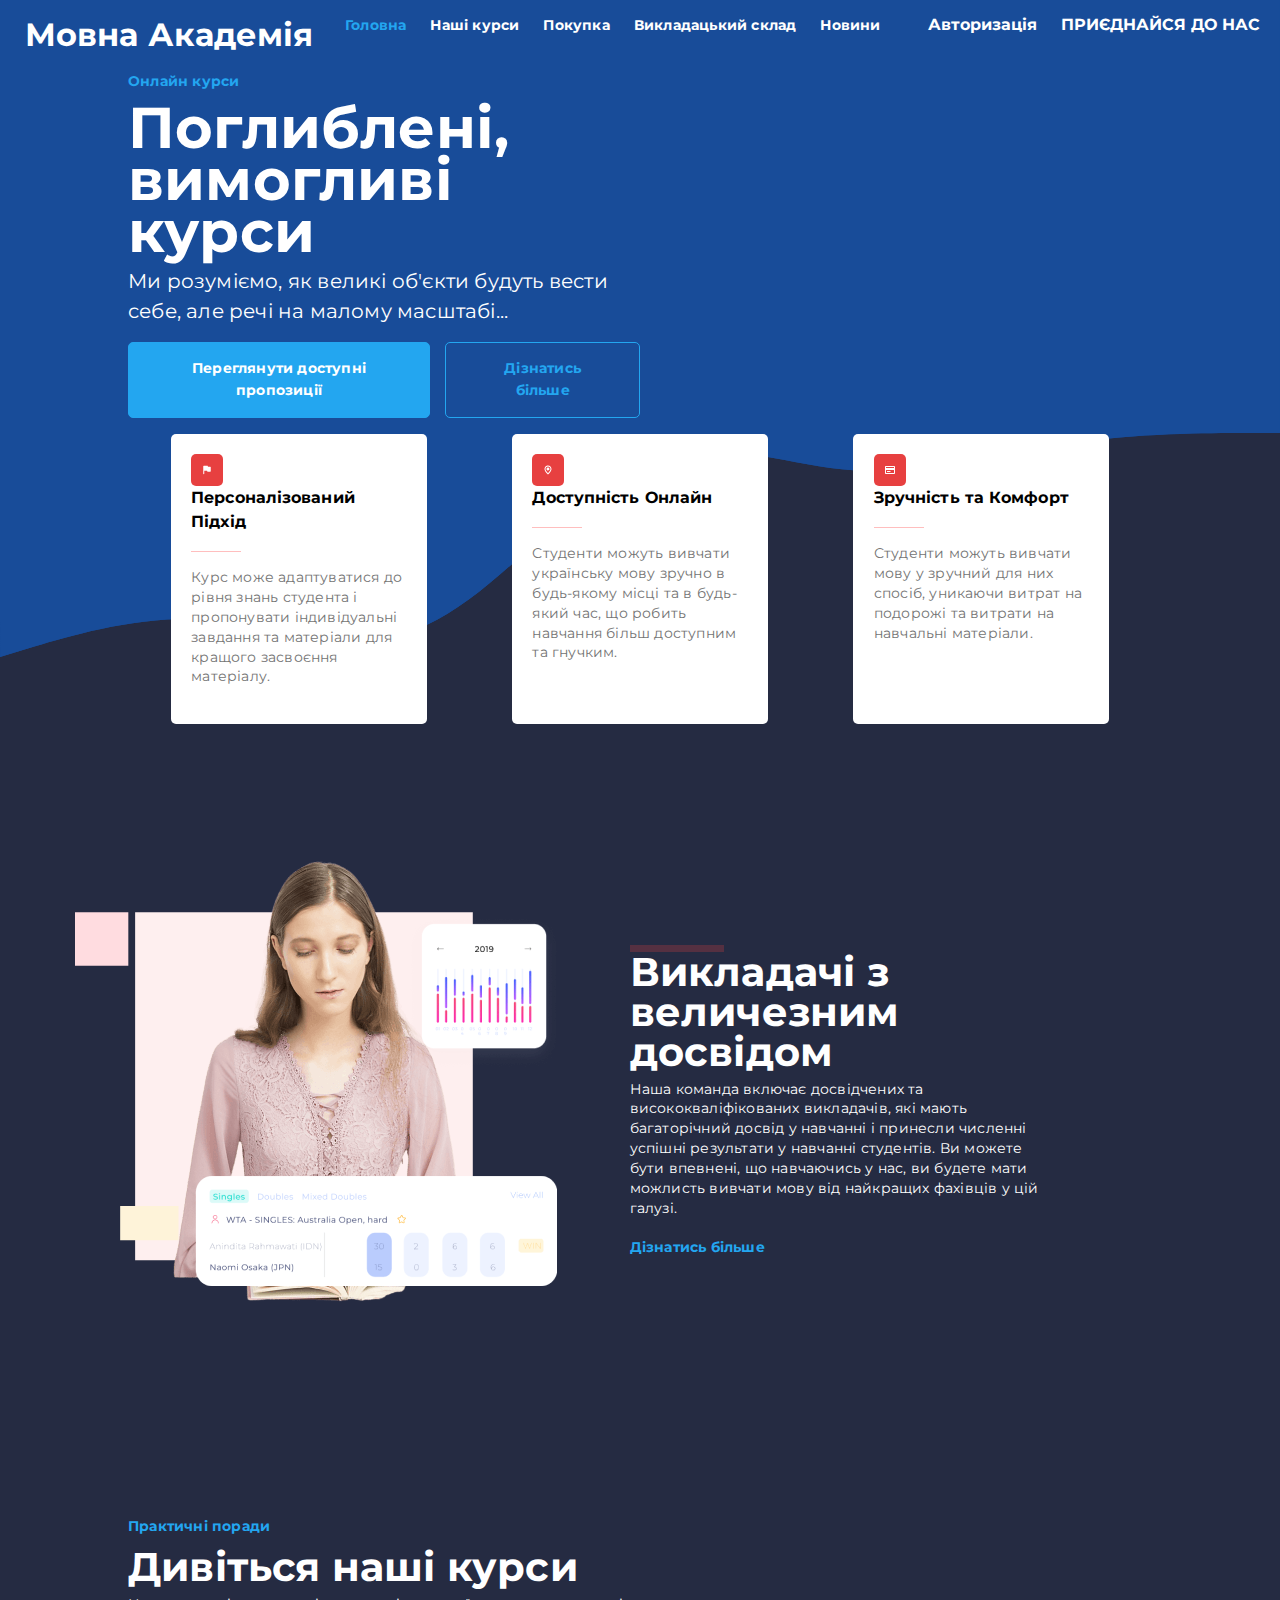
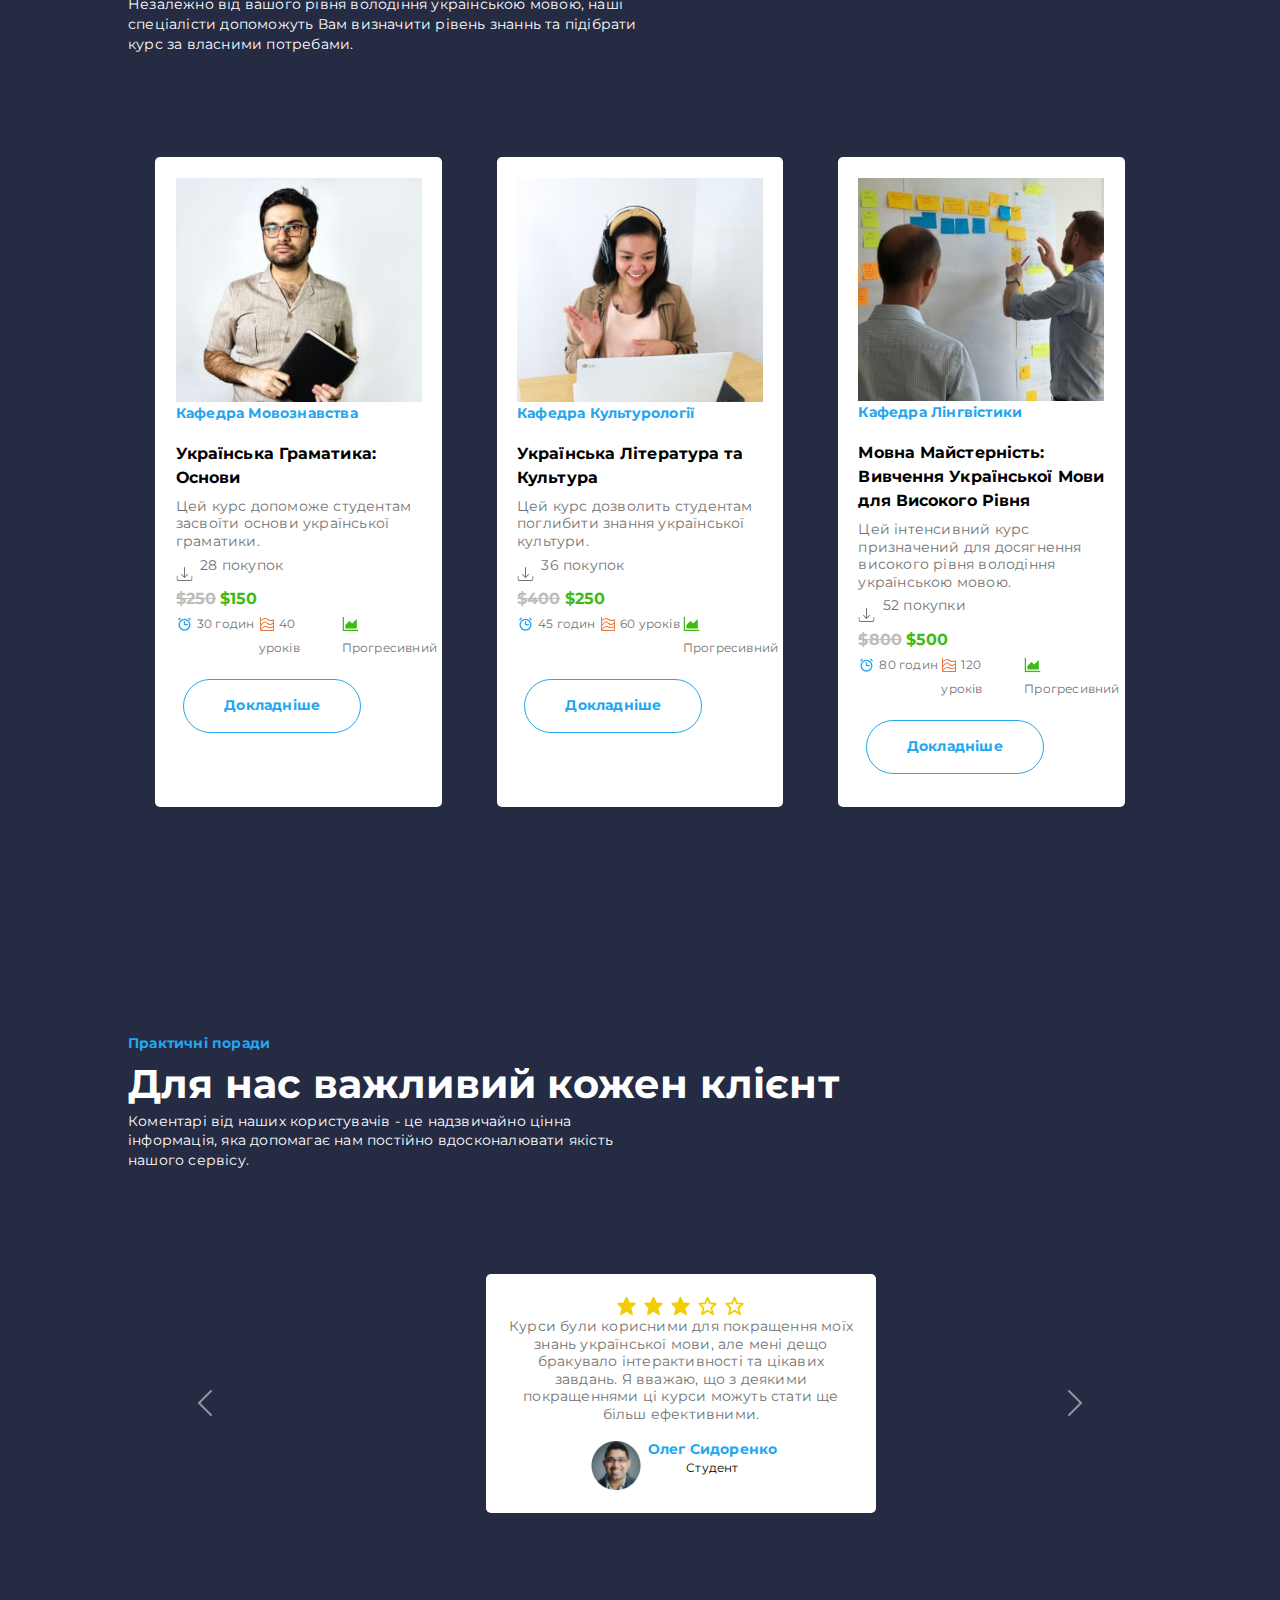
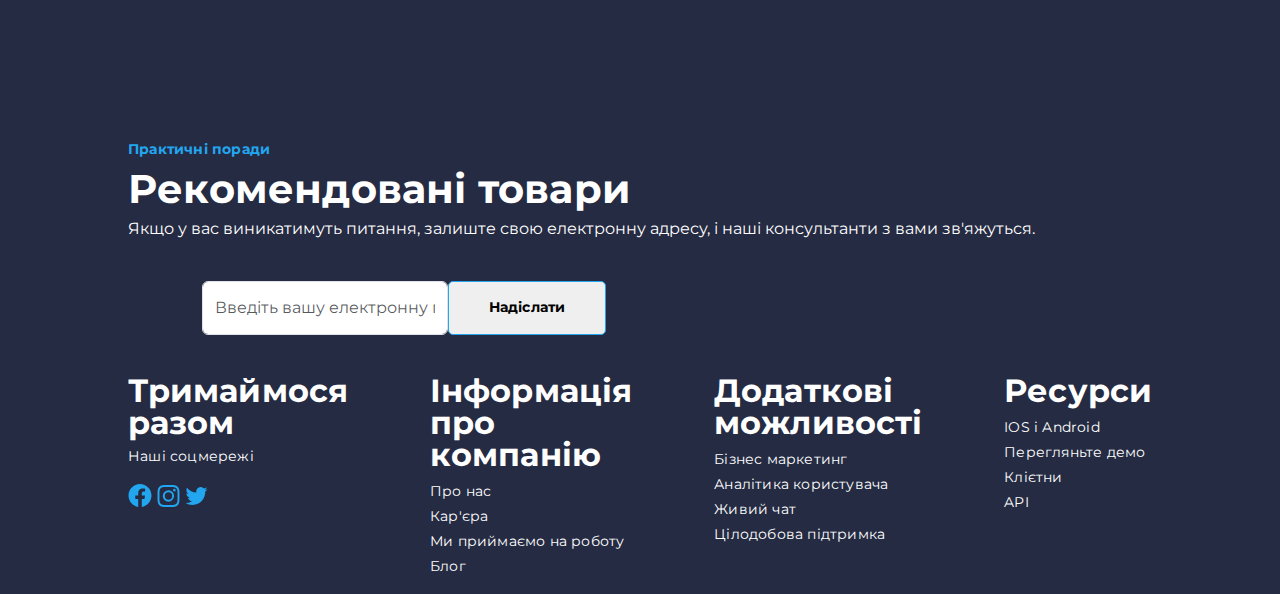
<file: bootstrap/index.html>
<!DOCTYPE html>
<html lang="uk">

<head>
  <meta charset="UTF-8" />
  <meta name="viewport" content="width=device-width, initial-scale=1.0" />
 
  <script src="scripts/script.js" defer></script>
  <script src="https://cdn.jsdelivr.net/npm/@popperjs/core@2.11.8/dist/umd/popper.min.js" integrity="sha384-I7E8VVD/ismYTF4hNIPjVp/Zjvgyol6VFvRkX/vR+Vc4jQkC+hVqc2pM8ODewa9r" crossorigin="anonymous"></script>
  <script src="https://cdn.jsdelivr.net/npm/bootstrap@5.3.3/dist/js/bootstrap.min.js" integrity="sha384-0pUGZvbkm6XF6gxjEnlmuGrJXVbNuzT9qBBavbLwCsOGabYfZo0T0to5eqruptLy" crossorigin="anonymous"></script>
  <link href="https://cdn.jsdelivr.net/npm/bootstrap@5.3.3/dist/css/bootstrap.min.css" rel="stylesheet" integrity="sha384-QWTKZyjpPEjISv5WaRU9OFeRpok6YctnYmDr5pNlyT2bRjXh0JMhjY6hW+ALEwIH" crossorigin="anonymous">
  <link rel="stylesheet" href="styles/style.css" />
  <link href="https://fonts.googleapis.com/css2?family=Montserrat:wght@400;700&display=swap" rel="stylesheet">
  <title>Мовна Академія: Курси з Української Мови</title>
</head>

<body>
  <header class="header_navbar">
    <nav class="navbar_nav dropdown">
      <div class="navbar_logo">Мовна Академія</div>
      <ul class="dropdown-content">
        <li><a href="index.html" class="active_page dropdown-item"> Головна</a></li>
        <li><a href="html/product.html" class="dropdown-item"> Наші курси </a></li>
        <li><a href="html/pricing.html" class="dropdown-item"> Покупка</a></li>
        <li><a href="html/teachers.html" class="dropdown-item"> Викладацький склад</a></li>
        <li><a href="html/news.html" class="dropdown-item"> Новини</a></li>
      </ul>
    </nav>

    <ul class="navbar_auth">
      <li>
        <a class="open-modal-link"> </a>
        <input type="checkbox" id="modalToggle">

        <div id="modal">
          <div class="modal-content">
            <div class="reg_wrap">
              <h2>Авторизація</h2><label for="modalToggle">&#10006;</label>
            </div>

            <form>
              <ul>               
                <li><label for="email">Email:</label>
                  <input type="email" id="email" name="email" required>
                </li>
                <li><label for="password">Пароль:</label>
                  <input type="password" id="password" name="password" required>
                </li>
                <li>
                  <button onclick="validateLoginForm()">Увійти</button>
                </li>
              </ul>


            </form>
          </div>
        </div>
        <label for="modalToggle">Авторизація</label>
        
      </li>
      <li>
        <label for="modalToggle1"> ПРИЄДНАЙСЯ ДО НАС </label>

        <a class="open-modal-link"> </a>
        <input type="checkbox" id="modalToggle1">

        <div id="modal1">
          <div class="modal-content">
            <div class="reg_wrap">
              <h2>Реєстрація</h2><label for="modalToggle1">&#10006;</label>
            </div>

            <form>
              <ul>
                <li><label for="username">Ім'я користувача:</label>
                  <input type="text" id="username" name="username" required>
                </li>
                <li><label for="email">Email:</label>
                  <input type="email" id="email" name="email" required>
                </li>
                <li><label for="password">Пароль:</label>
                  <input type="password" id="password" name="password" required>
                </li>
                <li><label for="password_d">Підтвердження:</label>
                  <input type="password" id="password_d" name="password" required>
                </li>
                <li>
                  <button onclick="validateRegistrationForm()">Зареєструватися</button>
                </li>
              </ul>


            </form>
          </div>
        </div>
      </li>
    </ul>
  </header>
  <main>

    <section class="courses_head">
      <h6>Онлайн курси</h6>
      <h1>Поглиблені, вимогливі курси</h1>

      <p>Ми розуміємо, як великі об'єкти будуть вести себе, але речі на малому масштабі...</p>

      <ul>
        <button class="free_offers"> Переглянути доступні пропозиції </button>
        <button class="button_detailed"> Дізнатись більше </button>
      </ul>
    </section>
    <section class="courses_advantages">
      <ul>
        <li>
          <svg xmlns="http://www.w3.org/2000/svg" width="32" height="32" viewBox="0 0 32 32" fill="black">
            <path
              d="M18.2133 5.73317C18.0866 5.11228 17.5404 4.6665 16.9067 4.6665H7.33333C6.59695 4.6665 6 5.26346 6 5.99984V25.9998C6 26.7362 6.59695 27.3332 7.33333 27.3332C8.06971 27.3332 8.66667 26.7362 8.66667 25.9998V17.9998H16.1333L16.4533 19.5998C16.5743 20.2242 17.1241 20.673 17.76 20.6665H24.6667C25.403 20.6665 26 20.0696 26 19.3332V8.6665C26 7.93012 25.403 7.33317 24.6667 7.33317H18.5333L18.2133 5.73317Z"
              fill="white" />
          </svg>
          <h5>Персоналізований Підхід</h5>
          <hr>
          <p>
            Курс може адаптуватися до рівня знань студента і пропонувати індивідуальні завдання та матеріали для кращого
            засвоєння матеріалу.
          </p>
        </li>
        <li><svg xmlns="http://www.w3.org/2000/svg" width="32" height="32" viewBox="0 0 32 32" fill="none">
            <path
              d="M15.9994 28.0001C14.3153 26.5636 12.7543 24.9888 11.3327 23.2921C9.19935 20.7441 6.66602 16.9494 6.66602 13.3334C6.66413 9.5568 8.93835 6.15125 12.4274 4.70593C15.9165 3.26061 19.9328 4.06039 22.602 6.73207C24.3573 8.47954 25.3406 10.8566 25.3327 13.3334C25.3327 16.9494 22.7994 20.7441 20.666 23.2921C19.2444 24.9888 17.6834 26.5636 15.9994 28.0001ZM15.9994 6.66673C12.3193 6.67114 9.33709 9.65333 9.33268 13.3334C9.33268 14.8881 10.0354 17.5801 13.3794 21.5814C14.2035 22.5655 15.078 23.5063 15.9994 24.4001C16.9207 23.5073 17.7957 22.5679 18.6207 21.5854C21.9634 17.5787 22.666 14.8867 22.666 13.3334C22.6616 9.65333 19.6794 6.67114 15.9994 6.66673ZM15.9994 17.3334C13.7902 17.3334 11.9994 15.5425 11.9994 13.3334C11.9994 11.1243 13.7902 9.3334 15.9994 9.3334C18.2085 9.3334 19.9994 11.1243 19.9994 13.3334C19.9994 14.3943 19.5779 15.4117 18.8278 16.1618C18.0776 16.912 17.0602 17.3334 15.9994 17.3334Z"
              fill="white" />
          </svg>
          <h5>Доступність Онлайн</h5>
          <hr>
          <p>
            Студенти можуть вивчати українську мову зручно в будь-якому місці та в будь-який час, що робить навчання
            більш
            доступним та гнучким.

          </p>
        </li>
        <li><svg xmlns="http://www.w3.org/2000/svg" width="32" height="32" viewBox="0 0 32 32" fill="none">
            <path
              d="M26.666 26.6668H5.33268C3.85992 26.6668 2.66602 25.4729 2.66602 24.0002V8.00016C2.66602 6.5274 3.85992 5.3335 5.33268 5.3335H26.666C28.1388 5.3335 29.3327 6.5274 29.3327 8.00016V24.0002C29.3327 25.4729 28.1388 26.6668 26.666 26.6668ZM5.33268 16.0002V24.0002H26.666V16.0002H5.33268ZM5.33268 8.00016V10.6668H26.666V8.00016H5.33268ZM17.3327 21.3335H7.99935V18.6668H17.3327V21.3335Z"
              fill="white" />
          </svg>
          <h5>Зручність та Комфорт</h5>
          <hr>
          <p>
            Студенти можуть вивчати мову у зручний для них спосіб, уникаючи витрат на подорожі та витрати на навчальні
            матеріали.
          </p>
        </li>
      </ul>
    </section>
    <div  id="scrollToTopBtn"><a href="#" class="up_arrow"></a></div>
    <section class="team_about">
      <div class="image-container">
        <svg class="img5" xmlns="http://www.w3.org/2000/svg" width="54" height="54" viewBox="0 0 54 54" fill="none">
          <path d="M0 53.6284L-2.33054e-06 0.311951L53.3165 0.311948L53.3165 53.6284L0 53.6284Z" fill="#FFDCE0" />
        </svg>
        <svg class="img6" xmlns="http://www.w3.org/2000/svg" width="59" height="35" viewBox="0 0 59 35" fill="none">
          <path d="M0.166016 34.3604L0.166014 0.0854797L58.5602 0.0854772L58.5602 34.3603L0.166016 34.3604Z"
            fill="#FEF3D9" />
        </svg>
        <svg class="img4" xmlns="http://www.w3.org/2000/svg" width="338" height="349" viewBox="0 0 338 349" fill="none">
          <path d="M0.126953 0.312988H337.798V348.139H0.126953V0.312988Z" fill="#FEEFEF" />
        </svg>
        <img class="img1" src="./images/technology 1.png">
        <img class="img2" src="./images/technology 2.png">
        <img class="img3" src="./images/technology 3.png">
      </div>
      <header class="pract_advice">
        <hr>
        <h2>Викладачі з величезним досвідом</h2>
        <p>Наша команда включає досвідчених та висококваліфікованих викладачів, які мають багаторічний досвід у навчанні
          і принесли численні успішні результати у навчанні студентів. Ви можете бути впевнені, що навчаючись у нас, ви
          будете мати можлисть вивчати мову від найкращих фахівців у цій галузі.</p>
        <a href="html/teachers.html"> Дізнатись більше </a>
      </header>
    </section>
    <section>
      <header class="pract_advice">
        <h6>Практичні поради</h6>
        <h2>Дивіться наші курси</h2>
        <p>Незалежно від вашого рівня володіння українською мовою, наші спеціалісти допоможуть Вам визначити рівень
          знаннь та підібрати курс за власними потребами.</p>
      </header>
      <ul class="courses_info">
        <li>
          <img class="photo_people" src="./images/courses1.jpg">
          <p class="course_depatrment">Кафедра Мовознавства</p>
          <h5>Українська Граматика: Основи</h5>
          <p>Цей курс допоможе студентам засвоїти основи української граматики.</p>
          <div><svg xmlns="http://www.w3.org/2000/svg" width="17" height="16" viewBox="0 0 17 16" fill="none">
              <g clip-path="url(#clip0_1_162)">
                <path
                  d="M1 9.8999C1.13261 9.8999 1.25979 9.95258 1.35355 10.0463C1.44732 10.1401 1.5 10.2673 1.5 10.3999V12.8999C1.5 13.1651 1.60536 13.4195 1.79289 13.607C1.98043 13.7945 2.23478 13.8999 2.5 13.8999H14.5C14.7652 13.8999 15.0196 13.7945 15.2071 13.607C15.3946 13.4195 15.5 13.1651 15.5 12.8999V10.3999C15.5 10.2673 15.5527 10.1401 15.6464 10.0463C15.7402 9.95258 15.8674 9.8999 16 9.8999C16.1326 9.8999 16.2598 9.95258 16.3536 10.0463C16.4473 10.1401 16.5 10.2673 16.5 10.3999V12.8999C16.5 13.4303 16.2893 13.939 15.9142 14.3141C15.5391 14.6892 15.0304 14.8999 14.5 14.8999H2.5C1.96957 14.8999 1.46086 14.6892 1.08579 14.3141C0.710714 13.939 0.5 13.4303 0.5 12.8999V10.3999C0.5 10.2673 0.552678 10.1401 0.646447 10.0463C0.740215 9.95258 0.867392 9.8999 1 9.8999Z"
                  fill="#737373" />
                <path
                  d="M8.14663 11.854C8.19308 11.9006 8.24825 11.9375 8.309 11.9627C8.36974 11.9879 8.43486 12.0009 8.50063 12.0009C8.5664 12.0009 8.63152 11.9879 8.69227 11.9627C8.75301 11.9375 8.80819 11.9006 8.85463 11.854L11.8546 8.854C11.9485 8.76011 12.0013 8.63278 12.0013 8.5C12.0013 8.36722 11.9485 8.23989 11.8546 8.146C11.7607 8.05211 11.6334 7.99937 11.5006 7.99937C11.3679 7.99937 11.2405 8.05211 11.1466 8.146L9.00063 10.293V1.5C9.00063 1.36739 8.94795 1.24021 8.85419 1.14645C8.76042 1.05268 8.63324 1 8.50063 1C8.36802 1 8.24085 1.05268 8.14708 1.14645C8.05331 1.24021 8.00063 1.36739 8.00063 1.5V10.293L5.85463 8.146C5.76075 8.05211 5.63341 7.99937 5.50063 7.99937C5.36786 7.99937 5.24052 8.05211 5.14663 8.146C5.05275 8.23989 5 8.36722 5 8.5C5 8.63278 5.05275 8.76011 5.14663 8.854L8.14663 11.854Z"
                  fill="#737373" />
              </g>
              <defs>
                <clipPath id="clip0_1_162">
                  <rect width="16" height="16" fill="white" transform="translate(0.5)" />
                </clipPath>
              </defs>
            </svg>
            <p>28 покупок</p>
          </div>

          <del>$250</del> <ins>$150</ins>
          <ul>
            <li>
              <svg xmlns="http://www.w3.org/2000/svg" width="17" height="16" viewBox="0 0 17 16" fill="none">
                <path
                  d="M8.49934 14.6667C5.20379 14.6232 2.54278 11.9622 2.49934 8.66668C2.54278 5.37113 5.20379 2.71011 8.49934 2.66668C11.7949 2.71011 14.4559 5.37113 14.4993 8.66668C14.4559 11.9622 11.7949 14.6232 8.49934 14.6667ZM8.49934 4.00001C5.93612 4.03376 3.86642 6.10346 3.83268 8.66668C3.86642 11.2299 5.93612 13.2996 8.49934 13.3333C11.0626 13.2996 13.1323 11.2299 13.166 8.66668C13.1323 6.10346 11.0626 4.03376 8.49934 4.00001ZM11.8327 9.33334H7.83268V5.33334H9.16601V8.00001H11.8327V9.33334ZM14.0273 4.47201L12.0213 2.47201L12.9607 1.52734L14.9673 3.52734L14.0273 4.47134V4.47201ZM2.97068 4.47201L2.02734 3.52734L4.02134 1.52734L4.96468 2.47201L2.97201 4.47201H2.97068Z"
                  fill="#23A6F0" />
              </svg>
              <small>30 годин</small>
            </li>
            <li>
              <svg xmlns="http://www.w3.org/2000/svg" width="16" height="16" viewBox="0 0 16 16" fill="none">
                <path
                  d="M15 3.307L14.3425 3.5255C13.4214 3.81404 12.4649 3.97373 11.5 4C10.633 4 9.839 3.5465 8.998 3.066C8.081 2.542 7.133 2 6 2C4.5615 2 2.9575 3.103 2 3.886V1H1V14C1.00026 14.2651 1.10571 14.5193 1.29319 14.7068C1.48066 14.8943 1.73486 14.9997 2 15H15V3.307ZM2 10.147C2.937 8.688 4.78 6.5 6 6.5C6.819 6.5 7.48 7.051 8.18 7.6345C8.9485 8.2745 9.819 9 11 9C12.118 8.94638 13.1809 8.49837 14 7.7355V10.2135C13.0781 10.7138 12.0488 10.9837 11 11C10.1978 10.9786 9.40531 10.8181 8.658 10.5255C7.80921 10.1974 6.90978 10.0196 6 10C4.5365 10 2.966 11.4795 2 12.579V10.147ZM6 3C6.867 3 7.661 3.4535 8.502 3.934C9.419 4.458 10.367 5 11.5 5C12.3438 4.98583 13.1829 4.87204 14 4.661V6.3215C13.6585 6.723 12.458 8 11 8C10.181 8 9.52 7.449 8.82 6.8655C8.0515 6.2255 7.181 5.5 6 5.5C4.532 5.5 2.9685 7.17 2 8.4225V5.212C2.773 4.483 4.6295 3 6 3ZM2.1245 14C2.931 12.9545 4.705 11 6 11C6.80225 11.0214 7.59469 11.1819 8.342 11.4745C9.19079 11.8026 10.0902 11.9804 11 12C12.036 11.9901 13.0582 11.7618 14 11.33V14H2.1245Z"
                  fill="#E77C40" />
              </svg>
              <small>40 уроків</small>
            </li>
            <li>
              <img src="./images/courses5.svg">
              <small>Прогресивний</small>
            </li>
          </ul>


          <button class="button_detailed">Докладніше</button>
        </li>
        <li>
          <img class="photo_people" src="./images/courses2.jpg">
          <p class="course_depatrment">Кафедра Культурології</p>
          <h5>Українська Література та Культура</h5>
          <p>Цей курс дозволить студентам поглибити знання української культури.</p>

          <div><svg xmlns="http://www.w3.org/2000/svg" width="17" height="16" viewBox="0 0 17 16" fill="none">
              <g clip-path="url(#clip0_1_162)">
                <path
                  d="M1 9.8999C1.13261 9.8999 1.25979 9.95258 1.35355 10.0463C1.44732 10.1401 1.5 10.2673 1.5 10.3999V12.8999C1.5 13.1651 1.60536 13.4195 1.79289 13.607C1.98043 13.7945 2.23478 13.8999 2.5 13.8999H14.5C14.7652 13.8999 15.0196 13.7945 15.2071 13.607C15.3946 13.4195 15.5 13.1651 15.5 12.8999V10.3999C15.5 10.2673 15.5527 10.1401 15.6464 10.0463C15.7402 9.95258 15.8674 9.8999 16 9.8999C16.1326 9.8999 16.2598 9.95258 16.3536 10.0463C16.4473 10.1401 16.5 10.2673 16.5 10.3999V12.8999C16.5 13.4303 16.2893 13.939 15.9142 14.3141C15.5391 14.6892 15.0304 14.8999 14.5 14.8999H2.5C1.96957 14.8999 1.46086 14.6892 1.08579 14.3141C0.710714 13.939 0.5 13.4303 0.5 12.8999V10.3999C0.5 10.2673 0.552678 10.1401 0.646447 10.0463C0.740215 9.95258 0.867392 9.8999 1 9.8999Z"
                  fill="#737373" />
                <path
                  d="M8.14663 11.854C8.19308 11.9006 8.24825 11.9375 8.309 11.9627C8.36974 11.9879 8.43486 12.0009 8.50063 12.0009C8.5664 12.0009 8.63152 11.9879 8.69227 11.9627C8.75301 11.9375 8.80819 11.9006 8.85463 11.854L11.8546 8.854C11.9485 8.76011 12.0013 8.63278 12.0013 8.5C12.0013 8.36722 11.9485 8.23989 11.8546 8.146C11.7607 8.05211 11.6334 7.99937 11.5006 7.99937C11.3679 7.99937 11.2405 8.05211 11.1466 8.146L9.00063 10.293V1.5C9.00063 1.36739 8.94795 1.24021 8.85419 1.14645C8.76042 1.05268 8.63324 1 8.50063 1C8.36802 1 8.24085 1.05268 8.14708 1.14645C8.05331 1.24021 8.00063 1.36739 8.00063 1.5V10.293L5.85463 8.146C5.76075 8.05211 5.63341 7.99937 5.50063 7.99937C5.36786 7.99937 5.24052 8.05211 5.14663 8.146C5.05275 8.23989 5 8.36722 5 8.5C5 8.63278 5.05275 8.76011 5.14663 8.854L8.14663 11.854Z"
                  fill="#737373" />
              </g>
              <defs>
                <clipPath id="clip0_1_162">
                  <rect width="16" height="16" fill="white" transform="translate(0.5)" />
                </clipPath>
              </defs>
            </svg>
            <p>36 покупок</p>
          </div>
          <del>$400</del> <ins>$250</ins>
          <ul>
            <li>
              <svg xmlns="http://www.w3.org/2000/svg" width="17" height="16" viewBox="0 0 17 16" fill="none">
                <path
                  d="M8.49934 14.6667C5.20379 14.6232 2.54278 11.9622 2.49934 8.66668C2.54278 5.37113 5.20379 2.71011 8.49934 2.66668C11.7949 2.71011 14.4559 5.37113 14.4993 8.66668C14.4559 11.9622 11.7949 14.6232 8.49934 14.6667ZM8.49934 4.00001C5.93612 4.03376 3.86642 6.10346 3.83268 8.66668C3.86642 11.2299 5.93612 13.2996 8.49934 13.3333C11.0626 13.2996 13.1323 11.2299 13.166 8.66668C13.1323 6.10346 11.0626 4.03376 8.49934 4.00001ZM11.8327 9.33334H7.83268V5.33334H9.16601V8.00001H11.8327V9.33334ZM14.0273 4.47201L12.0213 2.47201L12.9607 1.52734L14.9673 3.52734L14.0273 4.47134V4.47201ZM2.97068 4.47201L2.02734 3.52734L4.02134 1.52734L4.96468 2.47201L2.97201 4.47201H2.97068Z"
                  fill="#23A6F0" />
              </svg>
              <small>45 годин</small>
            </li>
            <li>
              <svg xmlns="http://www.w3.org/2000/svg" width="16" height="16" viewBox="0 0 16 16" fill="none">
                <path
                  d="M15 3.307L14.3425 3.5255C13.4214 3.81404 12.4649 3.97373 11.5 4C10.633 4 9.839 3.5465 8.998 3.066C8.081 2.542 7.133 2 6 2C4.5615 2 2.9575 3.103 2 3.886V1H1V14C1.00026 14.2651 1.10571 14.5193 1.29319 14.7068C1.48066 14.8943 1.73486 14.9997 2 15H15V3.307ZM2 10.147C2.937 8.688 4.78 6.5 6 6.5C6.819 6.5 7.48 7.051 8.18 7.6345C8.9485 8.2745 9.819 9 11 9C12.118 8.94638 13.1809 8.49837 14 7.7355V10.2135C13.0781 10.7138 12.0488 10.9837 11 11C10.1978 10.9786 9.40531 10.8181 8.658 10.5255C7.80921 10.1974 6.90978 10.0196 6 10C4.5365 10 2.966 11.4795 2 12.579V10.147ZM6 3C6.867 3 7.661 3.4535 8.502 3.934C9.419 4.458 10.367 5 11.5 5C12.3438 4.98583 13.1829 4.87204 14 4.661V6.3215C13.6585 6.723 12.458 8 11 8C10.181 8 9.52 7.449 8.82 6.8655C8.0515 6.2255 7.181 5.5 6 5.5C4.532 5.5 2.9685 7.17 2 8.4225V5.212C2.773 4.483 4.6295 3 6 3ZM2.1245 14C2.931 12.9545 4.705 11 6 11C6.80225 11.0214 7.59469 11.1819 8.342 11.4745C9.19079 11.8026 10.0902 11.9804 11 12C12.036 11.9901 13.0582 11.7618 14 11.33V14H2.1245Z"
                  fill="#E77C40" />
              </svg>
              <small>60 уроків</small>
            </li>
            <li>
              <img src="./images/courses5.svg">
              <small>Прогресивний</small>
            </li>
          </ul>
          <button class="button_detailed">Докладніше</button>
        </li>
        <li>
          <img class="photo_people" src="./images/courses3.jpg">
          <p class="course_depatrment">Кафедра Лінгвістики</p>
          <h5>Мовна Майстерність: Вивчення Української Мови для Високого Рівня</h5>
          <p>Цей інтенсивний курс призначений для досягнення високого рівня володіння українською мовою.</p>
          <div><svg xmlns="http://www.w3.org/2000/svg" width="17" height="16" viewBox="0 0 17 16" fill="none">
              <g clip-path="url(#clip0_1_162)">
                <path
                  d="M1 9.8999C1.13261 9.8999 1.25979 9.95258 1.35355 10.0463C1.44732 10.1401 1.5 10.2673 1.5 10.3999V12.8999C1.5 13.1651 1.60536 13.4195 1.79289 13.607C1.98043 13.7945 2.23478 13.8999 2.5 13.8999H14.5C14.7652 13.8999 15.0196 13.7945 15.2071 13.607C15.3946 13.4195 15.5 13.1651 15.5 12.8999V10.3999C15.5 10.2673 15.5527 10.1401 15.6464 10.0463C15.7402 9.95258 15.8674 9.8999 16 9.8999C16.1326 9.8999 16.2598 9.95258 16.3536 10.0463C16.4473 10.1401 16.5 10.2673 16.5 10.3999V12.8999C16.5 13.4303 16.2893 13.939 15.9142 14.3141C15.5391 14.6892 15.0304 14.8999 14.5 14.8999H2.5C1.96957 14.8999 1.46086 14.6892 1.08579 14.3141C0.710714 13.939 0.5 13.4303 0.5 12.8999V10.3999C0.5 10.2673 0.552678 10.1401 0.646447 10.0463C0.740215 9.95258 0.867392 9.8999 1 9.8999Z"
                  fill="#737373" />
                <path
                  d="M8.14663 11.854C8.19308 11.9006 8.24825 11.9375 8.309 11.9627C8.36974 11.9879 8.43486 12.0009 8.50063 12.0009C8.5664 12.0009 8.63152 11.9879 8.69227 11.9627C8.75301 11.9375 8.80819 11.9006 8.85463 11.854L11.8546 8.854C11.9485 8.76011 12.0013 8.63278 12.0013 8.5C12.0013 8.36722 11.9485 8.23989 11.8546 8.146C11.7607 8.05211 11.6334 7.99937 11.5006 7.99937C11.3679 7.99937 11.2405 8.05211 11.1466 8.146L9.00063 10.293V1.5C9.00063 1.36739 8.94795 1.24021 8.85419 1.14645C8.76042 1.05268 8.63324 1 8.50063 1C8.36802 1 8.24085 1.05268 8.14708 1.14645C8.05331 1.24021 8.00063 1.36739 8.00063 1.5V10.293L5.85463 8.146C5.76075 8.05211 5.63341 7.99937 5.50063 7.99937C5.36786 7.99937 5.24052 8.05211 5.14663 8.146C5.05275 8.23989 5 8.36722 5 8.5C5 8.63278 5.05275 8.76011 5.14663 8.854L8.14663 11.854Z"
                  fill="#737373" />
              </g>
              <defs>
                <clipPath id="clip0_1_162">
                  <rect width="16" height="16" fill="white" transform="translate(0.5)" />
                </clipPath>
              </defs>
            </svg>
            <p>52 покупки</p>
          </div>


          <del>$800</del> <ins>$500</ins>
          <ul>
            <li>
              <svg xmlns="http://www.w3.org/2000/svg" width="17" height="16" viewBox="0 0 17 16" fill="none">
                <path
                  d="M8.49934 14.6667C5.20379 14.6232 2.54278 11.9622 2.49934 8.66668C2.54278 5.37113 5.20379 2.71011 8.49934 2.66668C11.7949 2.71011 14.4559 5.37113 14.4993 8.66668C14.4559 11.9622 11.7949 14.6232 8.49934 14.6667ZM8.49934 4.00001C5.93612 4.03376 3.86642 6.10346 3.83268 8.66668C3.86642 11.2299 5.93612 13.2996 8.49934 13.3333C11.0626 13.2996 13.1323 11.2299 13.166 8.66668C13.1323 6.10346 11.0626 4.03376 8.49934 4.00001ZM11.8327 9.33334H7.83268V5.33334H9.16601V8.00001H11.8327V9.33334ZM14.0273 4.47201L12.0213 2.47201L12.9607 1.52734L14.9673 3.52734L14.0273 4.47134V4.47201ZM2.97068 4.47201L2.02734 3.52734L4.02134 1.52734L4.96468 2.47201L2.97201 4.47201H2.97068Z"
                  fill="#23A6F0" />
              </svg>
              <small>80 годин</small>
            </li>
            <li>
              <svg xmlns="http://www.w3.org/2000/svg" width="16" height="16" viewBox="0 0 16 16" fill="none">
                <path
                  d="M15 3.307L14.3425 3.5255C13.4214 3.81404 12.4649 3.97373 11.5 4C10.633 4 9.839 3.5465 8.998 3.066C8.081 2.542 7.133 2 6 2C4.5615 2 2.9575 3.103 2 3.886V1H1V14C1.00026 14.2651 1.10571 14.5193 1.29319 14.7068C1.48066 14.8943 1.73486 14.9997 2 15H15V3.307ZM2 10.147C2.937 8.688 4.78 6.5 6 6.5C6.819 6.5 7.48 7.051 8.18 7.6345C8.9485 8.2745 9.819 9 11 9C12.118 8.94638 13.1809 8.49837 14 7.7355V10.2135C13.0781 10.7138 12.0488 10.9837 11 11C10.1978 10.9786 9.40531 10.8181 8.658 10.5255C7.80921 10.1974 6.90978 10.0196 6 10C4.5365 10 2.966 11.4795 2 12.579V10.147ZM6 3C6.867 3 7.661 3.4535 8.502 3.934C9.419 4.458 10.367 5 11.5 5C12.3438 4.98583 13.1829 4.87204 14 4.661V6.3215C13.6585 6.723 12.458 8 11 8C10.181 8 9.52 7.449 8.82 6.8655C8.0515 6.2255 7.181 5.5 6 5.5C4.532 5.5 2.9685 7.17 2 8.4225V5.212C2.773 4.483 4.6295 3 6 3ZM2.1245 14C2.931 12.9545 4.705 11 6 11C6.80225 11.0214 7.59469 11.1819 8.342 11.4745C9.19079 11.8026 10.0902 11.9804 11 12C12.036 11.9901 13.0582 11.7618 14 11.33V14H2.1245Z"
                  fill="#E77C40" />
              </svg>
              <small>120 уроків</small>
            </li>
            <li>
              <img src="./images/courses5.svg">
              <small>Прогресивний</small>
            </li>
          </ul>
          <button class="button_detailed">Докладніше</button>
        </li>
      </ul>
    </section>

    <section class="container_comments">

      <header class="pract_advice">
        <h6>Практичні поради</h6>
        <h2>Для нас важливий кожен клієнт</h2>
        <p>Коментарі від наших користувачів - це надзвичайно цінна інформація, яка допомагає нам постійно
          вдосконалювати
          якість нашого сервісу.</p>
      </header>

      <div id="carouselExampleAutoplaying" class="carousel slide" data-bs-ride="carousel">
        <div class="carousel-inner">
          <div class="carousel-item active">
            <li>
              <svg xmlns="http://www.w3.org/2000/svg" width="23" height="23" fill="none">
                <path fill="#F3CD03"
                  d="M20.638 8.42a.918.918 0 0 0-.796-.62l-5.23-.416-2.262-5.01a.916.916 0 0 0-1.671 0l-2.263 5.01-5.23.415A.917.917 0 0 0 2.62 9.37l3.864 3.767-1.367 5.918a.917.917 0 0 0 1.404.97l4.994-3.33 4.995 3.33a.918.918 0 0 0 1.39-1.014l-1.677-5.87 4.16-3.745a.919.919 0 0 0 .256-.977Z" />
              </svg>
              <svg xmlns="http://www.w3.org/2000/svg" width="23" height="23" fill="none">
                <path fill="#F3CD03"
                  d="M20.638 8.42a.918.918 0 0 0-.796-.62l-5.23-.416-2.262-5.01a.916.916 0 0 0-1.671 0l-2.263 5.01-5.23.415A.917.917 0 0 0 2.62 9.37l3.864 3.767-1.367 5.918a.917.917 0 0 0 1.404.97l4.994-3.33 4.995 3.33a.918.918 0 0 0 1.39-1.014l-1.677-5.87 4.16-3.745a.919.919 0 0 0 .256-.977Z" />
              </svg>
              <svg xmlns="http://www.w3.org/2000/svg" width="23" height="23" fill="none">
                <path fill="#F3CD03"
                  d="M20.638 8.42a.918.918 0 0 0-.796-.62l-5.23-.416-2.262-5.01a.916.916 0 0 0-1.671 0l-2.263 5.01-5.23.415A.917.917 0 0 0 2.62 9.37l3.864 3.767-1.367 5.918a.917.917 0 0 0 1.404.97l4.994-3.33 4.995 3.33a.918.918 0 0 0 1.39-1.014l-1.677-5.87 4.16-3.745a.919.919 0 0 0 .256-.977Z" />
              </svg>
              <svg xmlns="http://www.w3.org/2000/svg" width="23" height="23" fill="none">
                <path fill="#F3CD03"
                  d="m6.5 13.137-1.367 5.918a.916.916 0 0 0 1.402.97l4.995-3.33 4.994 3.33a.918.918 0 0 0 1.392-1.014l-1.678-5.87 4.16-3.745a.917.917 0 0 0-.54-1.596l-5.23-.416-2.263-5.01a.916.916 0 0 0-1.67 0L8.43 7.385l-5.229.415a.917.917 0 0 0-.568 1.571L6.5 13.137ZM9.117 9.17a.915.915 0 0 0 .763-.537l1.65-3.652 1.65 3.652a.915.915 0 0 0 .763.537l3.643.29-3 2.7a.92.92 0 0 0-.269.933l1.15 4.023-3.427-2.285a.913.913 0 0 0-1.017 0l-3.581 2.387.963-4.17a.917.917 0 0 0-.253-.862L5.365 9.468l3.752-.299Z" />
              </svg>
              <svg xmlns="http://www.w3.org/2000/svg" width="23" height="23" fill="none">
                <path fill="#F3CD03"
                  d="m6.5 13.137-1.367 5.918a.916.916 0 0 0 1.402.97l4.995-3.33 4.994 3.33a.918.918 0 0 0 1.392-1.014l-1.678-5.87 4.16-3.745a.917.917 0 0 0-.54-1.596l-5.23-.416-2.263-5.01a.916.916 0 0 0-1.67 0L8.43 7.385l-5.229.415a.917.917 0 0 0-.568 1.571L6.5 13.137ZM9.117 9.17a.915.915 0 0 0 .763-.537l1.65-3.652 1.65 3.652a.915.915 0 0 0 .763.537l3.643.29-3 2.7a.92.92 0 0 0-.269.933l1.15 4.023-3.427-2.285a.913.913 0 0 0-1.017 0l-3.581 2.387.963-4.17a.917.917 0 0 0-.253-.862L5.365 9.468l3.752-.299Z" />
              </svg>
    
              <p class="comments_comment">Курси були корисними для покращення моїх знань української мови, але мені дещо
                бракувало інтерактивності
                та
                цікавих завдань. Я вважаю, що з деякими покращеннями ці курси можуть стати ще більш ефективними.
              </p>
              <div><img src="./images/comment (1).png">
                <ul>
                  <li>
                    <p class="comments_name">Олег Сидоренко</p>
                  </li>
                  <li>
                    <p class="comments_about">Студент</p>
                  </li>
                </ul>
    
              </div>
    
            </li>
          </div>
          <div class="carousel-item">
            <li>
              <svg xmlns="http://www.w3.org/2000/svg" width="23" height="23" fill="none">
                <path fill="#F3CD03"
                  d="M20.638 8.42a.918.918 0 0 0-.796-.62l-5.23-.416-2.262-5.01a.916.916 0 0 0-1.671 0l-2.263 5.01-5.23.415A.917.917 0 0 0 2.62 9.37l3.864 3.767-1.367 5.918a.917.917 0 0 0 1.404.97l4.994-3.33 4.995 3.33a.918.918 0 0 0 1.39-1.014l-1.677-5.87 4.16-3.745a.919.919 0 0 0 .256-.977Z" />
              </svg>
              <svg xmlns="http://www.w3.org/2000/svg" width="23" height="23" fill="none">
                <path fill="#F3CD03"
                  d="M20.638 8.42a.918.918 0 0 0-.796-.62l-5.23-.416-2.262-5.01a.916.916 0 0 0-1.671 0l-2.263 5.01-5.23.415A.917.917 0 0 0 2.62 9.37l3.864 3.767-1.367 5.918a.917.917 0 0 0 1.404.97l4.994-3.33 4.995 3.33a.918.918 0 0 0 1.39-1.014l-1.677-5.87 4.16-3.745a.919.919 0 0 0 .256-.977Z" />
              </svg>
              <svg xmlns="http://www.w3.org/2000/svg" width="23" height="23" fill="none">
                <path fill="#F3CD03"
                  d="M20.638 8.42a.918.918 0 0 0-.796-.62l-5.23-.416-2.262-5.01a.916.916 0 0 0-1.671 0l-2.263 5.01-5.23.415A.917.917 0 0 0 2.62 9.37l3.864 3.767-1.367 5.918a.917.917 0 0 0 1.404.97l4.994-3.33 4.995 3.33a.918.918 0 0 0 1.39-1.014l-1.677-5.87 4.16-3.745a.919.919 0 0 0 .256-.977Z" />
              </svg>
              <svg xmlns="http://www.w3.org/2000/svg" width="23" height="23" fill="none">
                <path fill="#F3CD03"
                  d="M20.638 8.42a.918.918 0 0 0-.796-.62l-5.23-.416-2.262-5.01a.916.916 0 0 0-1.671 0l-2.263 5.01-5.23.415A.917.917 0 0 0 2.62 9.37l3.864 3.767-1.367 5.918a.917.917 0 0 0 1.404.97l4.994-3.33 4.995 3.33a.918.918 0 0 0 1.39-1.014l-1.677-5.87 4.16-3.745a.919.919 0 0 0 .256-.977Z" />
              </svg>
              <svg xmlns="http://www.w3.org/2000/svg" width="23" height="23" fill="none">
                <path fill="#F3CD03"
                  d="M20.638 8.42a.918.918 0 0 0-.796-.62l-5.23-.416-2.262-5.01a.916.916 0 0 0-1.671 0l-2.263 5.01-5.23.415A.917.917 0 0 0 2.62 9.37l3.864 3.767-1.367 5.918a.917.917 0 0 0 1.404.97l4.994-3.33 4.995 3.33a.918.918 0 0 0 1.39-1.014l-1.677-5.87 4.16-3.745a.919.919 0 0 0 .256-.977Z" />
              </svg>
    
              <p class="comments_comment">Курс Розмовної Української Мови для Початківців був чудовим вступом до мови.
                Навчання було цікавим та
                невимушеним. Тепер я можу спілкуватися з українцями та розуміти їхню мову.
              </p>
    
              <div><img src="./images/comment (2).png">
                <ul>
                  <li>
                    <p class="comments_name">Петро Кушнір</p>
                  </li>
                  <li>
                    <p class="comments_about">Викладач англійської мови</p>
                  </li>
                </ul>
              </div>
    
    
            </li>
          </div>
          <div class="carousel-item">
            <li>
              <svg xmlns="http://www.w3.org/2000/svg" width="23" height="23" fill="none">
                <path fill="#F3CD03"
                  d="M20.638 8.42a.918.918 0 0 0-.796-.62l-5.23-.416-2.262-5.01a.916.916 0 0 0-1.671 0l-2.263 5.01-5.23.415A.917.917 0 0 0 2.62 9.37l3.864 3.767-1.367 5.918a.917.917 0 0 0 1.404.97l4.994-3.33 4.995 3.33a.918.918 0 0 0 1.39-1.014l-1.677-5.87 4.16-3.745a.919.919 0 0 0 .256-.977Z" />
              </svg>
              <svg xmlns="http://www.w3.org/2000/svg" width="23" height="23" fill="none">
                <path fill="#F3CD03"
                  d="M20.638 8.42a.918.918 0 0 0-.796-.62l-5.23-.416-2.262-5.01a.916.916 0 0 0-1.671 0l-2.263 5.01-5.23.415A.917.917 0 0 0 2.62 9.37l3.864 3.767-1.367 5.918a.917.917 0 0 0 1.404.97l4.994-3.33 4.995 3.33a.918.918 0 0 0 1.39-1.014l-1.677-5.87 4.16-3.745a.919.919 0 0 0 .256-.977Z" />
              </svg>
              <svg xmlns="http://www.w3.org/2000/svg" width="23" height="23" fill="none">
                <path fill="#F3CD03"
                  d="M20.638 8.42a.918.918 0 0 0-.796-.62l-5.23-.416-2.262-5.01a.916.916 0 0 0-1.671 0l-2.263 5.01-5.23.415A.917.917 0 0 0 2.62 9.37l3.864 3.767-1.367 5.918a.917.917 0 0 0 1.404.97l4.994-3.33 4.995 3.33a.918.918 0 0 0 1.39-1.014l-1.677-5.87 4.16-3.745a.919.919 0 0 0 .256-.977Z" />
              </svg>
              <svg xmlns="http://www.w3.org/2000/svg" width="23" height="23" fill="none">
                <path fill="#F3CD03"
                  d="M20.638 8.42a.918.918 0 0 0-.796-.62l-5.23-.416-2.262-5.01a.916.916 0 0 0-1.671 0l-2.263 5.01-5.23.415A.917.917 0 0 0 2.62 9.37l3.864 3.767-1.367 5.918a.917.917 0 0 0 1.404.97l4.994-3.33 4.995 3.33a.918.918 0 0 0 1.39-1.014l-1.677-5.87 4.16-3.745a.919.919 0 0 0 .256-.977Z" />
              </svg>
              <svg xmlns="http://www.w3.org/2000/svg" width="23" height="23" fill="none">
                <path fill="#F3CD03"
                  d="M20.638 8.42a.918.918 0 0 0-.796-.62l-5.23-.416-2.262-5.01a.916.916 0 0 0-1.671 0l-2.263 5.01-5.23.415A.917.917 0 0 0 2.62 9.37l3.864 3.767-1.367 5.918a.917.917 0 0 0 1.404.97l4.994-3.33 4.995 3.33a.918.918 0 0 0 1.39-1.014l-1.677-5.87 4.16-3.745a.919.919 0 0 0 .256-.977Z" />
              </svg>
    
              <p class="comments_comment">Професійна Українська для Роботи та Бізнесу була важливою для мого професійного
                розвитку. Цей курс надав
                мені
                необхідні навички для успішної роботи в українському бізнесі.
              </p>
    
              <div><img src="./images/comment (3).png">
                <ul>
                  <li>
                    <p class="comments_name">Людмила Петренко</p>
                  </li>
                  <li>
                    <p class="comments_about">Product Manager</p>
                  </li>
                </ul>
              </div>
    
    
            </li>
          </div>
        </div>
        <button class="carousel-control-prev" type="button" data-bs-target="#carouselExampleAutoplaying" data-bs-slide="prev">
          <span class="carousel-control-prev-icon" aria-hidden="true"></span>
          <span class="visually-hidden">Previous</span>
        </button>
        <button class="carousel-control-next" type="button" data-bs-target="#carouselExampleAutoplaying" data-bs-slide="next">
          <span class="carousel-control-next-icon" aria-hidden="true"></span>
          <span class="visually-hidden">Next</span>
        </button>
      </div>
      
    </section>

    <header class="pract_advice_w_button">
      <h6>Практичні поради</h6>
      <h2>Рекомендовані товари</h2>
      <p>Якщо у вас виникатимуть питання, залиште свою електронну адресу, і наші консультанти з вами зв'яжуться.
      </p>
      <div class="col-md-6">
        <div class="form-group">            
            <input type="text" class="form-control" id="email" placeholder="Введіть вашу електронну пошту">
            <button>Надіслати</button>
        </div>
    </div>      
    </header>

  </main>
  <footer>
    <ul class="footer_container">
      <li>
        <h3>Тримаймося разом</h3>
        <p>Наші соцмережі</p>
        <svg xmlns="http://www.w3.org/2000/svg" width="24" height="24" fill="none">
          <path fill="#23A6F0" fill-rule="evenodd"
            d="M23.5 11.57C23.5 5.18 18.352 0 12.001 0 5.648.001.5 5.18.5 11.572c0 5.774 4.206 10.56 9.702 11.428v-8.085H7.284v-3.343h2.92V9.02c0-2.9 1.718-4.5 4.344-4.5 1.26 0 2.575.225 2.575.225v2.846h-1.45c-1.428 0-1.873.893-1.873 1.808v2.17h3.188l-.51 3.344h-2.68v8.085c5.496-.869 9.702-5.655 9.702-11.429Z"
            clip-rule="evenodd" />
        </svg>
        <svg xmlns="http://www.w3.org/2000/svg" width="24" height="24" fill="none">
          <path fill="#23A6F0"
            d="M12.5 1c-2.985 0-3.36.014-4.533.066-1.173.055-1.972.24-2.672.511-.734.277-1.4.71-1.948 1.27a5.4 5.4 0 0 0-1.27 1.948c-.272.699-.457 1.499-.511 2.668C1.514 8.638 1.5 9.013 1.5 12c0 2.987.014 3.36.066 4.534.055 1.171.24 1.97.512 2.67a5.403 5.403 0 0 0 1.269 1.948c.61.612 1.223.989 1.947 1.27.7.272 1.498.457 2.67.511 1.174.052 1.548.066 4.536.066 2.988 0 3.36-.014 4.535-.066 1.17-.055 1.971-.24 2.671-.512a5.386 5.386 0 0 0 1.947-1.269 5.404 5.404 0 0 0 1.27-1.948c.27-.7.456-1.499.511-2.67.052-1.173.066-1.547.066-4.535 0-2.988-.014-3.362-.066-4.536-.055-1.17-.24-1.97-.512-2.669a5.4 5.4 0 0 0-1.269-1.948 5.379 5.379 0 0 0-1.948-1.27c-.701-.272-1.502-.457-2.672-.511C15.86 1.014 15.486 1 12.497 1h.004-.001Zm-.986 1.983h.987c2.937 0 3.285.01 4.444.063 1.073.048 1.656.228 2.044.378.512.2.88.439 1.265.824a3.4 3.4 0 0 1 .822 1.265c.151.386.33.97.378 2.042.054 1.159.065 1.507.065 4.442 0 2.936-.011 3.285-.065 4.444-.048 1.073-.228 1.654-.378 2.042-.177.478-.458.91-.824 1.264-.385.385-.75.623-1.265.822-.385.151-.968.33-2.042.38-1.159.052-1.507.064-4.444.064-2.937 0-3.286-.012-4.445-.065-1.072-.049-1.654-.228-2.042-.379a3.407 3.407 0 0 1-1.265-.822 3.41 3.41 0 0 1-.825-1.265c-.15-.387-.33-.97-.378-2.042-.052-1.16-.063-1.507-.063-4.446 0-2.937.01-3.283.063-4.442.05-1.073.228-1.656.38-2.043.199-.513.438-.88.823-1.265.385-.385.75-.623 1.265-.823.388-.15.97-.33 2.042-.38 1.015-.046 1.408-.06 3.458-.061v.003Zm6.859 1.826a1.32 1.32 0 1 0 0 2.64 1.32 1.32 0 0 0 0-2.64ZM12.5 6.35a5.65 5.65 0 1 0-.176 11.3 5.65 5.65 0 0 0 .176-11.3Zm0 1.982a3.667 3.667 0 1 1 0 7.334 3.667 3.667 0 0 1 0-7.334Z" />
        </svg>
        <svg xmlns="http://www.w3.org/2000/svg" width="24" height="20" fill="none">
          <path fill="#23A6F0"
            d="M8.41 19c8.303 0 12.845-6.927 12.845-12.923 0-.194 0-.39-.009-.585A9.228 9.228 0 0 0 23.5 3.136a9.105 9.105 0 0 1-2.597.717 4.565 4.565 0 0 0 1.99-2.516c-.888.53-1.858.9-2.87 1.098a4.491 4.491 0 0 0-5.425-.897 4.537 4.537 0 0 0-1.985 2.134 4.579 4.579 0 0 0-.285 2.909c-1.795-.091-3.55-.56-5.153-1.378a12.839 12.839 0 0 1-4.151-3.37 4.581 4.581 0 0 0-.492 3.312A4.554 4.554 0 0 0 4.423 7.9a4.545 4.545 0 0 1-2.043-.565v.063a4.572 4.572 0 0 0 1.021 2.876A4.516 4.516 0 0 0 6 11.853a4.374 4.374 0 0 1-1.19.16c-.283 0-.565-.026-.844-.08.289.903.85 1.692 1.607 2.258.756.565 1.669.878 2.61.895a9.019 9.019 0 0 1-5.61 1.948 8.62 8.62 0 0 1-1.072-.062A12.783 12.783 0 0 0 8.41 19Z" />
        </svg>
      </li>
      <li>
        <h3>Інформація про компанію</h3>
        <nav>
          <ul>
            <li><a href=""> Про нас</a></li>
            <li><a href=""> Кар'єра</a></li>
            <li><a href=""> Ми приймаємо на роботу</a></li>
            <li><a href=""> Блог</a></li>
          </ul>
        </nav>
      </li>
      <li>
        <h3>Додаткові можливості</h3>
        <nav>
          <ul>
            <li><a href=""> Бізнес маркетинг</a></li>
            <li><a href=""> Аналітика користувача</a></li>
            <li><a href=""> Живий чат</a></li>
            <li><a href=""> Цілодобова підтримка</a></li>
          </ul>
        </nav>
      </li>
      <li>
        <h3>Ресурси</h3>
        <nav>
          <ul>
            <li><a href=""> IOS i Android</a></li>
            <li><a href=""> Перегляньте демо</a></li>
            <li><a href=""> Клієтни</a></li>
            <li><a href=""> API</a></li>
          </ul>
        </nav>
      </li>
    </ul>

  </footer>
</body>

</html>
</file>
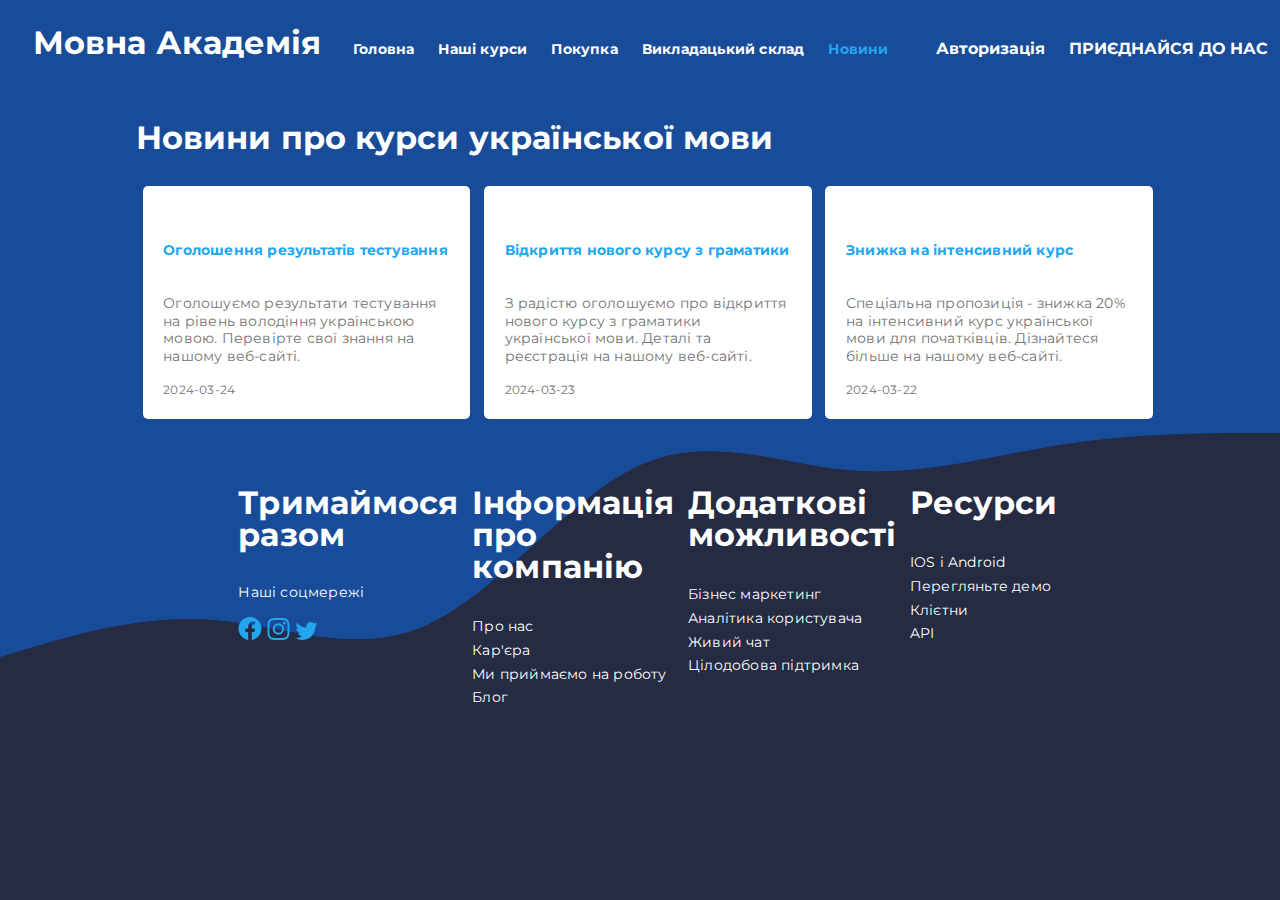
<file: bootstrap/html/news.html>
<!DOCTYPE html>
<html lang="uk">
  <head>
    <meta charset="UTF-8" />
    <meta name="viewport" content="width=device-width, initial-scale=1.0" />
    <link rel="stylesheet" href="../styles/style.css" />
    <script src="../scripts/script.js" defer></script>
    <script src="../scripts/news.js" defer></script>
  <link href="https://fonts.googleapis.com/css2?family=Montserrat:wght@400;700&display=swap" rel="stylesheet">
  <title>Мовна Академія: Курси з Української Мови</title>
  </head>
  <body>
    <header class="header_navbar">
      <nav class="navbar_nav dropdown">
        <div class="navbar_logo">Мовна Академія</div>
        <ul class="dropdown-content">
          <li><a href="../index.html" class="dropdown-item"> Головна</a></li>
          <li><a href="product.html" class="dropdown-item"> Наші курси </a></li>
          <li><a href="pricing.html" class="dropdown-item"> Покупка</a></li>
          <li><a href="teachers.html" class="dropdown-item"> Викладацький склад</a></li>
          <li><a href="news.html" class="active_page dropdown-item"> Новини</a></li>
        </ul>
      </nav>
  
      <ul class="navbar_auth">
        <li>
          <a class="open-modal-link"> </a>
          <input type="checkbox" id="modalToggle">
  
          <div id="modal">
            <div class="modal-content">
              <div class="reg_wrap">
                <h2>Авторизація</h2><label for="modalToggle">&#10006;</label>
              </div>
  
              <form>
                <ul>               
                  <li><label for="email">Email:</label>
                    <input type="email" id="email" name="email" required>
                  </li>
                  <li><label for="password">Пароль:</label>
                    <input type="password" id="password" name="password" required>
                  </li>
                  <li>
                    <button type="submit">Увійти</button>
                  </li>
                </ul>
  
  
              </form>
            </div>
          </div>
          <label for="modalToggle">Авторизація</label>
          
        </li>
        <li>
          <label for="modalToggle1"> ПРИЄДНАЙСЯ ДО НАС </label>
  
          <a class="open-modal-link"> </a>
          <input type="checkbox" id="modalToggle1">
  
          <div id="modal1">
            <div class="modal-content">
              <div class="reg_wrap">
                <h2>Реєстрація</h2><label for="modalToggle1">&#10006;</label>
              </div>
  
              <form>
                <ul>
                  <li><label for="username">Ім'я користувача:</label>
                    <input type="text" id="username" name="username" required>
                  </li>
                  <li><label for="email">Email:</label>
                    <input type="email" id="email" name="email" required>
                  </li>
                  <li><label for="password">Пароль:</label>
                    <input type="password" id="password" name="password" required>
                  </li>
                  <li>
                    <button type="submit">Зареєструватися</button>
                  </li>
                </ul>
  
  
              </form>
            </div>
          </div>
        </li>
      </ul>
    </header>
    <main> 
      <div  id="scrollToTopBtn"><a href="#" class="up_arrow"></a></div>     
      <h3>Новини про курси української мови</h3>  
      <ul class="courses_info" id="newsList">
          
          
      </ul>
    
      <footer>
        <ul class="footer_container">
          <li>
            <h3>Тримаймося разом</h3>
            <p>Наші соцмережі</p>
            <svg xmlns="http://www.w3.org/2000/svg" width="24" height="24" fill="none">
              <path fill="#23A6F0" fill-rule="evenodd"
                d="M23.5 11.57C23.5 5.18 18.352 0 12.001 0 5.648.001.5 5.18.5 11.572c0 5.774 4.206 10.56 9.702 11.428v-8.085H7.284v-3.343h2.92V9.02c0-2.9 1.718-4.5 4.344-4.5 1.26 0 2.575.225 2.575.225v2.846h-1.45c-1.428 0-1.873.893-1.873 1.808v2.17h3.188l-.51 3.344h-2.68v8.085c5.496-.869 9.702-5.655 9.702-11.429Z"
                clip-rule="evenodd" />
            </svg>
            <svg xmlns="http://www.w3.org/2000/svg" width="24" height="24" fill="none">
              <path fill="#23A6F0"
                d="M12.5 1c-2.985 0-3.36.014-4.533.066-1.173.055-1.972.24-2.672.511-.734.277-1.4.71-1.948 1.27a5.4 5.4 0 0 0-1.27 1.948c-.272.699-.457 1.499-.511 2.668C1.514 8.638 1.5 9.013 1.5 12c0 2.987.014 3.36.066 4.534.055 1.171.24 1.97.512 2.67a5.403 5.403 0 0 0 1.269 1.948c.61.612 1.223.989 1.947 1.27.7.272 1.498.457 2.67.511 1.174.052 1.548.066 4.536.066 2.988 0 3.36-.014 4.535-.066 1.17-.055 1.971-.24 2.671-.512a5.386 5.386 0 0 0 1.947-1.269 5.404 5.404 0 0 0 1.27-1.948c.27-.7.456-1.499.511-2.67.052-1.173.066-1.547.066-4.535 0-2.988-.014-3.362-.066-4.536-.055-1.17-.24-1.97-.512-2.669a5.4 5.4 0 0 0-1.269-1.948 5.379 5.379 0 0 0-1.948-1.27c-.701-.272-1.502-.457-2.672-.511C15.86 1.014 15.486 1 12.497 1h.004-.001Zm-.986 1.983h.987c2.937 0 3.285.01 4.444.063 1.073.048 1.656.228 2.044.378.512.2.88.439 1.265.824a3.4 3.4 0 0 1 .822 1.265c.151.386.33.97.378 2.042.054 1.159.065 1.507.065 4.442 0 2.936-.011 3.285-.065 4.444-.048 1.073-.228 1.654-.378 2.042-.177.478-.458.91-.824 1.264-.385.385-.75.623-1.265.822-.385.151-.968.33-2.042.38-1.159.052-1.507.064-4.444.064-2.937 0-3.286-.012-4.445-.065-1.072-.049-1.654-.228-2.042-.379a3.407 3.407 0 0 1-1.265-.822 3.41 3.41 0 0 1-.825-1.265c-.15-.387-.33-.97-.378-2.042-.052-1.16-.063-1.507-.063-4.446 0-2.937.01-3.283.063-4.442.05-1.073.228-1.656.38-2.043.199-.513.438-.88.823-1.265.385-.385.75-.623 1.265-.823.388-.15.97-.33 2.042-.38 1.015-.046 1.408-.06 3.458-.061v.003Zm6.859 1.826a1.32 1.32 0 1 0 0 2.64 1.32 1.32 0 0 0 0-2.64ZM12.5 6.35a5.65 5.65 0 1 0-.176 11.3 5.65 5.65 0 0 0 .176-11.3Zm0 1.982a3.667 3.667 0 1 1 0 7.334 3.667 3.667 0 0 1 0-7.334Z" />
            </svg>
            <svg xmlns="http://www.w3.org/2000/svg" width="24" height="20" fill="none">
              <path fill="#23A6F0"
                d="M8.41 19c8.303 0 12.845-6.927 12.845-12.923 0-.194 0-.39-.009-.585A9.228 9.228 0 0 0 23.5 3.136a9.105 9.105 0 0 1-2.597.717 4.565 4.565 0 0 0 1.99-2.516c-.888.53-1.858.9-2.87 1.098a4.491 4.491 0 0 0-5.425-.897 4.537 4.537 0 0 0-1.985 2.134 4.579 4.579 0 0 0-.285 2.909c-1.795-.091-3.55-.56-5.153-1.378a12.839 12.839 0 0 1-4.151-3.37 4.581 4.581 0 0 0-.492 3.312A4.554 4.554 0 0 0 4.423 7.9a4.545 4.545 0 0 1-2.043-.565v.063a4.572 4.572 0 0 0 1.021 2.876A4.516 4.516 0 0 0 6 11.853a4.374 4.374 0 0 1-1.19.16c-.283 0-.565-.026-.844-.08.289.903.85 1.692 1.607 2.258.756.565 1.669.878 2.61.895a9.019 9.019 0 0 1-5.61 1.948 8.62 8.62 0 0 1-1.072-.062A12.783 12.783 0 0 0 8.41 19Z" />
            </svg>
          </li>
          <li>
            <h3>Інформація про компанію</h3>
            <nav>
              <ul>
                <li><a href=""> Про нас</a></li>
                <li><a href=""> Кар'єра</a></li>
                <li><a href=""> Ми приймаємо на роботу</a></li>
                <li><a href=""> Блог</a></li>
              </ul>
            </nav>
          </li>
          <li>
            <h3>Додаткові можливості</h3>
            <nav>
              <ul>
                <li><a href=""> Бізнес маркетинг</a></li>
                <li><a href=""> Аналітика користувача</a></li>
                <li><a href=""> Живий чат</a></li>
                <li><a href=""> Цілодобова підтримка</a></li>
              </ul>
            </nav>
          </li>
          <li>
            <h3>Ресурси</h3>
            <nav>
              <ul>
                <li><a href=""> IOS i Android</a></li>
                <li><a href=""> Перегляньте демо</a></li>
                <li><a href=""> Клієтни</a></li>
                <li><a href=""> API</a></li>
              </ul>
            </nav>
          </li>
        </ul>
    
      </footer>
  </body>
</html>
</file>
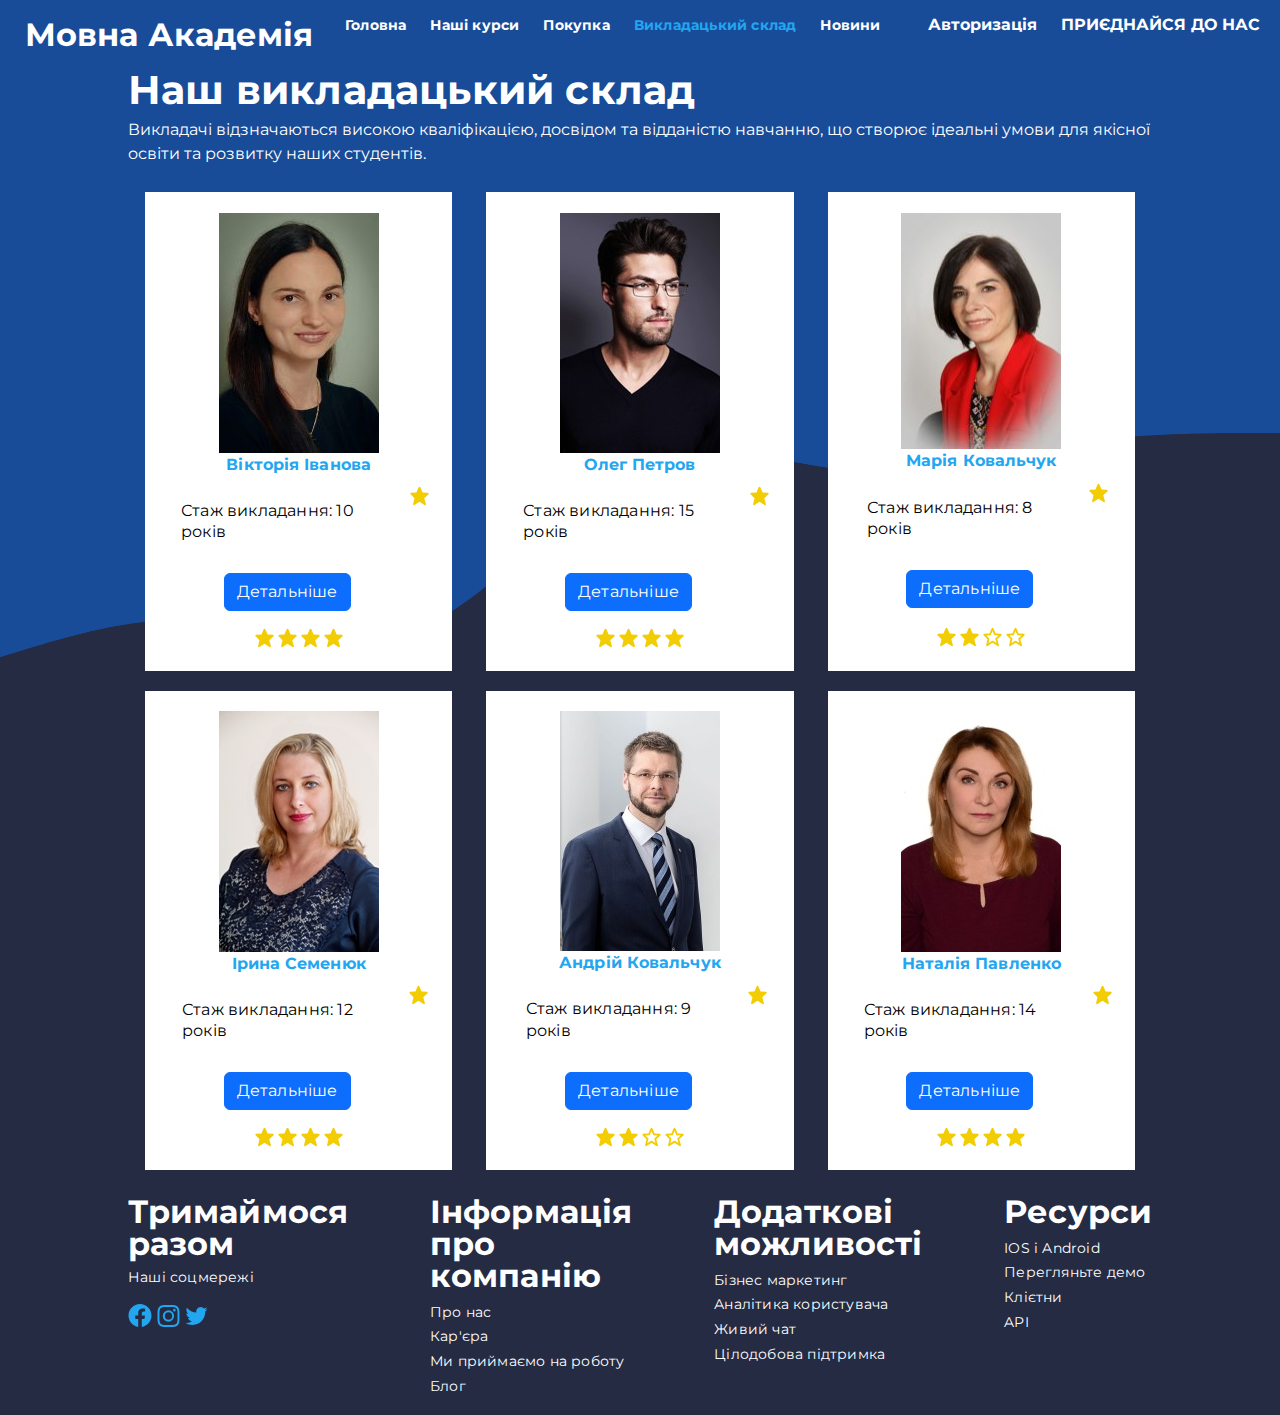
<file: bootstrap/html/teachers.html>
<!DOCTYPE html>
<html lang="uk">

<head>
  <meta charset="UTF-8" />
  <meta name="viewport" content="width=device-width, initial-scale=1.0" />
  <script src="https://cdn.jsdelivr.net/npm/@popperjs/core@2.11.8/dist/umd/popper.min.js" integrity="sha384-I7E8VVD/ismYTF4hNIPjVp/Zjvgyol6VFvRkX/vR+Vc4jQkC+hVqc2pM8ODewa9r" crossorigin="anonymous"></script>
  <script src="https://cdn.jsdelivr.net/npm/bootstrap@5.3.3/dist/js/bootstrap.min.js" integrity="sha384-0pUGZvbkm6XF6gxjEnlmuGrJXVbNuzT9qBBavbLwCsOGabYfZo0T0to5eqruptLy" crossorigin="anonymous"></script>
  <link href="https://cdn.jsdelivr.net/npm/bootstrap@5.3.3/dist/css/bootstrap.min.css" rel="stylesheet" integrity="sha384-QWTKZyjpPEjISv5WaRU9OFeRpok6YctnYmDr5pNlyT2bRjXh0JMhjY6hW+ALEwIH" crossorigin="anonymous">
  <link rel="stylesheet" href="../styles/style.css" />
  <script src="../scripts/script.js" defer></script>
  <link href="https://fonts.googleapis.com/css2?family=Montserrat:wght@400;700&display=swap" rel="stylesheet">
  <title>Мовна Академія: Курси з Української Мови</title>
</head>

<body>
  <header class="header_navbar">
    <nav class="navbar_nav dropdown">
      <div class="navbar_logo">Мовна Академія</div>
      <ul class="dropdown-content">
        <li><a href="../index.html" class="dropdown-item"> Головна</a></li>
        <li><a href="product.html" class="dropdown-item"> Наші курси </a></li>
        <li><a href="pricing.html" class="dropdown-item"> Покупка</a></li>
        <li><a href="teachers.html" class="active_page dropdown-item"> Викладацький склад</a></li>
        <li><a href="news.html" class="dropdown-item"> Новини</a></li>
      </ul>
    </nav>

    <ul class="navbar_auth">
      <li>
        <a class="open-modal-link"> </a>
        <input type="checkbox" id="modalToggle">

        <div id="modal">
          <div class="modal-content">
            <div class="reg_wrap">
              <h2>Авторизація</h2><label for="modalToggle">&#10006;</label>
            </div>

            <form>
              <ul>               
                <li><label for="email">Email:</label>
                  <input type="email" id="email" name="email" required>
                </li>
                <li><label for="password">Пароль:</label>
                  <input type="password" id="password" name="password" required>
                </li>
                <li>
                  <button type="submit">Увійти</button>
                </li>
              </ul>


            </form>
          </div>
        </div>
        <label for="modalToggle">Авторизація</label>
        
      </li>
      <li>
        <label for="modalToggle1"> ПРИЄДНАЙСЯ ДО НАС </label>

        <a class="open-modal-link"> </a>
        <input type="checkbox" id="modalToggle1">

        <div id="modal1">
          <div class="modal-content">
            <div class="reg_wrap">
              <h2>Реєстрація</h2><label for="modalToggle1">&#10006;</label>
            </div>

            <form>
              <ul>
                <li><label for="username">Ім'я користувача:</label>
                  <input type="text" id="username" name="username" required>
                </li>
                <li><label for="email">Email:</label>
                  <input type="email" id="email" name="email" required>
                </li>
                <li><label for="password">Пароль:</label>
                  <input type="password" id="password" name="password" required>
                </li>
                <li>
                  <button type="submit">Зареєструватися</button>
                </li>
              </ul>


            </form>
          </div>
        </div>
      </li>
    </ul>
  </header>
  <main>
    <div  id="scrollToTopBtn"><a href="#" class="up_arrow"></a></div>
    <section class="teachers_about">
      <h2>Наш викладацький склад</h2>
      <p>Викладачі відзначаються високою кваліфікацією, досвідом та відданістю навчанню, що створює
        ідеальні умови для якісної освіти та розвитку наших студентів.
      </p>
      <ul class="teachers">
        <li>
          <img src="../images/teach1.jpg">
          <h5> Вікторія Іванова</h5>
          <ul>
            <li>
              <p class="expirience">Стаж викладання: 10 років</p>
            </li>
             <p><button class="btn btn-primary" type="button" data-bs-toggle="collapse" data-bs-target="#collapseExample" aria-expanded="false" aria-controls="collapseExample">
              Детальніше
            </button>
          </p>            
              
            
            <div class="collapse" id="collapseExample">
              <div class="card card-body">
                <li>
                  <p>Підхід до викладання: Інтерактивний метод навчання, акцент на спільному вивченні текстів та обговоренні
                    їх змісту. Використовує інтерактивні технології для залучення студентів.</p>
                </li>
                <li>
                  <p>Досягнення: Переможець конкурсу "Найкращий викладач року" у 2020 році, автор нагородженого навчального
                    посібника "Українська мова для іноземців."</p>
                </li>    
              </div>
            </div>
            
          </ul>
          <svg xmlns="http://www.w3.org/2000/svg" width="23" height="23" fill="none">
            <path fill="#F3CD03"
              d="M20.638 8.42a.918.918 0 0 0-.796-.62l-5.23-.416-2.262-5.01a.916.916 0 0 0-1.671 0l-2.263 5.01-5.23.415A.917.917 0 0 0 2.62 9.37l3.864 3.767-1.367 5.918a.917.917 0 0 0 1.404.97l4.994-3.33 4.995 3.33a.918.918 0 0 0 1.39-1.014l-1.677-5.87 4.16-3.745a.919.919 0 0 0 .256-.977Z" />
          </svg>
          <svg xmlns="http://www.w3.org/2000/svg" width="23" height="23" fill="none">
            <path fill="#F3CD03"
              d="M20.638 8.42a.918.918 0 0 0-.796-.62l-5.23-.416-2.262-5.01a.916.916 0 0 0-1.671 0l-2.263 5.01-5.23.415A.917.917 0 0 0 2.62 9.37l3.864 3.767-1.367 5.918a.917.917 0 0 0 1.404.97l4.994-3.33 4.995 3.33a.918.918 0 0 0 1.39-1.014l-1.677-5.87 4.16-3.745a.919.919 0 0 0 .256-.977Z" />
          </svg>
          <svg xmlns="http://www.w3.org/2000/svg" width="23" height="23" fill="none">
            <path fill="#F3CD03"
              d="M20.638 8.42a.918.918 0 0 0-.796-.62l-5.23-.416-2.262-5.01a.916.916 0 0 0-1.671 0l-2.263 5.01-5.23.415A.917.917 0 0 0 2.62 9.37l3.864 3.767-1.367 5.918a.917.917 0 0 0 1.404.97l4.994-3.33 4.995 3.33a.918.918 0 0 0 1.39-1.014l-1.677-5.87 4.16-3.745a.919.919 0 0 0 .256-.977Z" />
          </svg>
          <svg xmlns="http://www.w3.org/2000/svg" width="23" height="23" fill="none">
            <path fill="#F3CD03"
              d="M20.638 8.42a.918.918 0 0 0-.796-.62l-5.23-.416-2.262-5.01a.916.916 0 0 0-1.671 0l-2.263 5.01-5.23.415A.917.917 0 0 0 2.62 9.37l3.864 3.767-1.367 5.918a.917.917 0 0 0 1.404.97l4.994-3.33 4.995 3.33a.918.918 0 0 0 1.39-1.014l-1.677-5.87 4.16-3.745a.919.919 0 0 0 .256-.977Z" />
          </svg>
          <svg xmlns="http://www.w3.org/2000/svg" width="23" height="23" fill="none">
            <path fill="#F3CD03"
              d="M20.638 8.42a.918.918 0 0 0-.796-.62l-5.23-.416-2.262-5.01a.916.916 0 0 0-1.671 0l-2.263 5.01-5.23.415A.917.917 0 0 0 2.62 9.37l3.864 3.767-1.367 5.918a.917.917 0 0 0 1.404.97l4.994-3.33 4.995 3.33a.918.918 0 0 0 1.39-1.014l-1.677-5.87 4.16-3.745a.919.919 0 0 0 .256-.977Z" />
          </svg>

        </li>

        <li>
          <img src="../images/teach2.jpg">
          <h5> Олег Петров</h5>
          <ul>
            <li>
              <p class="expirience">Стаж викладання: 15 років</p>
            </li>
            <p>              
              <button class="btn btn-primary" type="button" data-bs-toggle="collapse" data-bs-target="#collapseExample" aria-expanded="false" aria-controls="collapseExample">
                Детальніше
              </button>
            </p>
            <div class="collapse" id="collapseExample">
              <div class="card card-body">
                <li>
                  <p>Підхід до викладання: Комунікативний метод, спрямований на розвиток усного та писемного мовлення.
                    Поєднує традиційні методи з ігровими елементами.</p>
                </li>
                <li>
                  <p>Досягнення: Організатор мовних конкурсів для студентів, серед яких конкурс "Мовний творчий виклик,"
                    який здобув популярність серед студентів.</p>
                </li>
              </div>
            </div>
            

          </ul>
          <svg xmlns="http://www.w3.org/2000/svg" width="23" height="23" fill="none">
            <path fill="#F3CD03"
              d="M20.638 8.42a.918.918 0 0 0-.796-.62l-5.23-.416-2.262-5.01a.916.916 0 0 0-1.671 0l-2.263 5.01-5.23.415A.917.917 0 0 0 2.62 9.37l3.864 3.767-1.367 5.918a.917.917 0 0 0 1.404.97l4.994-3.33 4.995 3.33a.918.918 0 0 0 1.39-1.014l-1.677-5.87 4.16-3.745a.919.919 0 0 0 .256-.977Z" />
          </svg>
          <svg xmlns="http://www.w3.org/2000/svg" width="23" height="23" fill="none">
            <path fill="#F3CD03"
              d="M20.638 8.42a.918.918 0 0 0-.796-.62l-5.23-.416-2.262-5.01a.916.916 0 0 0-1.671 0l-2.263 5.01-5.23.415A.917.917 0 0 0 2.62 9.37l3.864 3.767-1.367 5.918a.917.917 0 0 0 1.404.97l4.994-3.33 4.995 3.33a.918.918 0 0 0 1.39-1.014l-1.677-5.87 4.16-3.745a.919.919 0 0 0 .256-.977Z" />
          </svg>
          <svg xmlns="http://www.w3.org/2000/svg" width="23" height="23" fill="none">
            <path fill="#F3CD03"
              d="M20.638 8.42a.918.918 0 0 0-.796-.62l-5.23-.416-2.262-5.01a.916.916 0 0 0-1.671 0l-2.263 5.01-5.23.415A.917.917 0 0 0 2.62 9.37l3.864 3.767-1.367 5.918a.917.917 0 0 0 1.404.97l4.994-3.33 4.995 3.33a.918.918 0 0 0 1.39-1.014l-1.677-5.87 4.16-3.745a.919.919 0 0 0 .256-.977Z" />
          </svg>
          <svg xmlns="http://www.w3.org/2000/svg" width="23" height="23" fill="none">
            <path fill="#F3CD03"
              d="M20.638 8.42a.918.918 0 0 0-.796-.62l-5.23-.416-2.262-5.01a.916.916 0 0 0-1.671 0l-2.263 5.01-5.23.415A.917.917 0 0 0 2.62 9.37l3.864 3.767-1.367 5.918a.917.917 0 0 0 1.404.97l4.994-3.33 4.995 3.33a.918.918 0 0 0 1.39-1.014l-1.677-5.87 4.16-3.745a.919.919 0 0 0 .256-.977Z" />
          </svg>
          <svg xmlns="http://www.w3.org/2000/svg" width="23" height="23" fill="none">
            <path fill="#F3CD03"
              d="M20.638 8.42a.918.918 0 0 0-.796-.62l-5.23-.416-2.262-5.01a.916.916 0 0 0-1.671 0l-2.263 5.01-5.23.415A.917.917 0 0 0 2.62 9.37l3.864 3.767-1.367 5.918a.917.917 0 0 0 1.404.97l4.994-3.33 4.995 3.33a.918.918 0 0 0 1.39-1.014l-1.677-5.87 4.16-3.745a.919.919 0 0 0 .256-.977Z" />
          </svg>
        </li>

        <li>
          <img src="../images/teach3.jpg">
          <h5> Марія Ковальчук</h5>
          <ul>
            <li>
              <p class="expirience">Стаж викладання: 8 років</p>
            </li>
            <p>              
              <button class="btn btn-primary" type="button" data-bs-toggle="collapse" data-bs-target="#collapseExample" aria-expanded="false" aria-controls="collapseExample">
                Детальніше
              </button>
            </p>
            <div class="collapse" id="collapseExample">
              <div class="card card-body">
                <li>
                  <p>Підхід до викладання: Контекстуальний підхід, акцент на розумінні мовних явищ у реальних ситуаціях.
                    Використовує інтерактивні вправи та проекти.</p>
                </li>
                <li>
                  <p>Досягнення: Переможець міжнародного конкурсу "Мовний геній" у 2019 році, автор серії освітніх
                    відеокурсів з української мови для іноземців.</p>
                </li>
              </div>
            </div>
           

          </ul>
          <svg xmlns="http://www.w3.org/2000/svg" width="23" height="23" fill="none">
            <path fill="#F3CD03"
              d="M20.638 8.42a.918.918 0 0 0-.796-.62l-5.23-.416-2.262-5.01a.916.916 0 0 0-1.671 0l-2.263 5.01-5.23.415A.917.917 0 0 0 2.62 9.37l3.864 3.767-1.367 5.918a.917.917 0 0 0 1.404.97l4.994-3.33 4.995 3.33a.918.918 0 0 0 1.39-1.014l-1.677-5.87 4.16-3.745a.919.919 0 0 0 .256-.977Z" />
          </svg>
          <svg xmlns="http://www.w3.org/2000/svg" width="23" height="23" fill="none">
            <path fill="#F3CD03"
              d="M20.638 8.42a.918.918 0 0 0-.796-.62l-5.23-.416-2.262-5.01a.916.916 0 0 0-1.671 0l-2.263 5.01-5.23.415A.917.917 0 0 0 2.62 9.37l3.864 3.767-1.367 5.918a.917.917 0 0 0 1.404.97l4.994-3.33 4.995 3.33a.918.918 0 0 0 1.39-1.014l-1.677-5.87 4.16-3.745a.919.919 0 0 0 .256-.977Z" />
          </svg>
          <svg xmlns="http://www.w3.org/2000/svg" width="23" height="23" fill="none">
            <path fill="#F3CD03"
              d="M20.638 8.42a.918.918 0 0 0-.796-.62l-5.23-.416-2.262-5.01a.916.916 0 0 0-1.671 0l-2.263 5.01-5.23.415A.917.917 0 0 0 2.62 9.37l3.864 3.767-1.367 5.918a.917.917 0 0 0 1.404.97l4.994-3.33 4.995 3.33a.918.918 0 0 0 1.39-1.014l-1.677-5.87 4.16-3.745a.919.919 0 0 0 .256-.977Z" />
          </svg>
          <svg xmlns="http://www.w3.org/2000/svg" width="23" height="23" fill="none">
            <path fill="#F3CD03"
              d="m6.5 13.137-1.367 5.918a.916.916 0 0 0 1.402.97l4.995-3.33 4.994 3.33a.918.918 0 0 0 1.392-1.014l-1.678-5.87 4.16-3.745a.917.917 0 0 0-.54-1.596l-5.23-.416-2.263-5.01a.916.916 0 0 0-1.67 0L8.43 7.385l-5.229.415a.917.917 0 0 0-.568 1.571L6.5 13.137ZM9.117 9.17a.915.915 0 0 0 .763-.537l1.65-3.652 1.65 3.652a.915.915 0 0 0 .763.537l3.643.29-3 2.7a.92.92 0 0 0-.269.933l1.15 4.023-3.427-2.285a.913.913 0 0 0-1.017 0l-3.581 2.387.963-4.17a.917.917 0 0 0-.253-.862L5.365 9.468l3.752-.299Z" />
          </svg>
          <svg xmlns="http://www.w3.org/2000/svg" width="23" height="23" fill="none">
            <path fill="#F3CD03"
              d="m6.5 13.137-1.367 5.918a.916.916 0 0 0 1.402.97l4.995-3.33 4.994 3.33a.918.918 0 0 0 1.392-1.014l-1.678-5.87 4.16-3.745a.917.917 0 0 0-.54-1.596l-5.23-.416-2.263-5.01a.916.916 0 0 0-1.67 0L8.43 7.385l-5.229.415a.917.917 0 0 0-.568 1.571L6.5 13.137ZM9.117 9.17a.915.915 0 0 0 .763-.537l1.65-3.652 1.65 3.652a.915.915 0 0 0 .763.537l3.643.29-3 2.7a.92.92 0 0 0-.269.933l1.15 4.023-3.427-2.285a.913.913 0 0 0-1.017 0l-3.581 2.387.963-4.17a.917.917 0 0 0-.253-.862L5.365 9.468l3.752-.299Z" />
          </svg>

        </li>

        <li>
          <img src="../images/teach4.jpg">
          <h5> Ірина Семенюк</h5>
          <ul>
            <li>
              <p class="expirience">Стаж викладання: 12 років</p>
            </li>
            <p>              
              <button class="btn btn-primary" type="button" data-bs-toggle="collapse" data-bs-target="#collapseExample" aria-expanded="false" aria-controls="collapseExample">
                Детальніше
              </button>
            </p>
            <div class="collapse" id="collapseExample">
              <div class="card card-body">
                <li>
                  <p>Підхід до викладання: Метод комунікативної компетенції, використовуючи сучасні підходи до вивчення
                    мови. Акцент на індивідуальному підході до кожного студента.</p>
                </li>
                <li>
                  <p>Досягнення: Організатор мовних інтенсивів для іноземних студентів, викладач року в університеті у 2018
                    році.</p>
                </li>
              </div>
            </div>
            

          </ul>
          <svg xmlns="http://www.w3.org/2000/svg" width="23" height="23" fill="none">
            <path fill="#F3CD03"
              d="M20.638 8.42a.918.918 0 0 0-.796-.62l-5.23-.416-2.262-5.01a.916.916 0 0 0-1.671 0l-2.263 5.01-5.23.415A.917.917 0 0 0 2.62 9.37l3.864 3.767-1.367 5.918a.917.917 0 0 0 1.404.97l4.994-3.33 4.995 3.33a.918.918 0 0 0 1.39-1.014l-1.677-5.87 4.16-3.745a.919.919 0 0 0 .256-.977Z" />
          </svg>
          <svg xmlns="http://www.w3.org/2000/svg" width="23" height="23" fill="none">
            <path fill="#F3CD03"
              d="M20.638 8.42a.918.918 0 0 0-.796-.62l-5.23-.416-2.262-5.01a.916.916 0 0 0-1.671 0l-2.263 5.01-5.23.415A.917.917 0 0 0 2.62 9.37l3.864 3.767-1.367 5.918a.917.917 0 0 0 1.404.97l4.994-3.33 4.995 3.33a.918.918 0 0 0 1.39-1.014l-1.677-5.87 4.16-3.745a.919.919 0 0 0 .256-.977Z" />
          </svg>
          <svg xmlns="http://www.w3.org/2000/svg" width="23" height="23" fill="none">
            <path fill="#F3CD03"
              d="M20.638 8.42a.918.918 0 0 0-.796-.62l-5.23-.416-2.262-5.01a.916.916 0 0 0-1.671 0l-2.263 5.01-5.23.415A.917.917 0 0 0 2.62 9.37l3.864 3.767-1.367 5.918a.917.917 0 0 0 1.404.97l4.994-3.33 4.995 3.33a.918.918 0 0 0 1.39-1.014l-1.677-5.87 4.16-3.745a.919.919 0 0 0 .256-.977Z" />
          </svg>
          <svg xmlns="http://www.w3.org/2000/svg" width="23" height="23" fill="none">
            <path fill="#F3CD03"
              d="M20.638 8.42a.918.918 0 0 0-.796-.62l-5.23-.416-2.262-5.01a.916.916 0 0 0-1.671 0l-2.263 5.01-5.23.415A.917.917 0 0 0 2.62 9.37l3.864 3.767-1.367 5.918a.917.917 0 0 0 1.404.97l4.994-3.33 4.995 3.33a.918.918 0 0 0 1.39-1.014l-1.677-5.87 4.16-3.745a.919.919 0 0 0 .256-.977Z" />
          </svg>
          <svg xmlns="http://www.w3.org/2000/svg" width="23" height="23" fill="none">
            <path fill="#F3CD03"
              d="M20.638 8.42a.918.918 0 0 0-.796-.62l-5.23-.416-2.262-5.01a.916.916 0 0 0-1.671 0l-2.263 5.01-5.23.415A.917.917 0 0 0 2.62 9.37l3.864 3.767-1.367 5.918a.917.917 0 0 0 1.404.97l4.994-3.33 4.995 3.33a.918.918 0 0 0 1.39-1.014l-1.677-5.87 4.16-3.745a.919.919 0 0 0 .256-.977Z" />
          </svg>
        </li>

        <li>
          <img src="../images/teach5.jpg">
          <h5> Андрій Ковальчук</h5>
          <ul>
            <li>
              <p class="expirience">Стаж викладання: 9 років</p>
            </li>
            <p>              
              <button class="btn btn-primary" type="button" data-bs-toggle="collapse" data-bs-target="#collapseExample" aria-expanded="false" aria-controls="collapseExample">
                Детальніше
              </button>
            </p>
            <div class="collapse" id="collapseExample">
              <div class="card card-body">
                <li>
                  <p>Підхід до викладання: Інтерактивне навчання, зосереджене на розвитку мовленнєвих навичок через рольові
                    ігри та дебати. Використовує сучасні технології для навчання.</p>
                </li>
                <li>
                  <p>Досягнення: Організатор мовних клубів і конкурсів з української мови для студентів, автор посібника
                    "Мова та культура України."</p>
                </li>      
              </div>
            </div>
            
          </ul>
          <svg xmlns="http://www.w3.org/2000/svg" width="23" height="23" fill="none">
            <path fill="#F3CD03"
              d="M20.638 8.42a.918.918 0 0 0-.796-.62l-5.23-.416-2.262-5.01a.916.916 0 0 0-1.671 0l-2.263 5.01-5.23.415A.917.917 0 0 0 2.62 9.37l3.864 3.767-1.367 5.918a.917.917 0 0 0 1.404.97l4.994-3.33 4.995 3.33a.918.918 0 0 0 1.39-1.014l-1.677-5.87 4.16-3.745a.919.919 0 0 0 .256-.977Z" />
          </svg>
          <svg xmlns="http://www.w3.org/2000/svg" width="23" height="23" fill="none">
            <path fill="#F3CD03"
              d="M20.638 8.42a.918.918 0 0 0-.796-.62l-5.23-.416-2.262-5.01a.916.916 0 0 0-1.671 0l-2.263 5.01-5.23.415A.917.917 0 0 0 2.62 9.37l3.864 3.767-1.367 5.918a.917.917 0 0 0 1.404.97l4.994-3.33 4.995 3.33a.918.918 0 0 0 1.39-1.014l-1.677-5.87 4.16-3.745a.919.919 0 0 0 .256-.977Z" />
          </svg>
          <svg xmlns="http://www.w3.org/2000/svg" width="23" height="23" fill="none">
            <path fill="#F3CD03"
              d="M20.638 8.42a.918.918 0 0 0-.796-.62l-5.23-.416-2.262-5.01a.916.916 0 0 0-1.671 0l-2.263 5.01-5.23.415A.917.917 0 0 0 2.62 9.37l3.864 3.767-1.367 5.918a.917.917 0 0 0 1.404.97l4.994-3.33 4.995 3.33a.918.918 0 0 0 1.39-1.014l-1.677-5.87 4.16-3.745a.919.919 0 0 0 .256-.977Z" />
          </svg>
          <svg xmlns="http://www.w3.org/2000/svg" width="23" height="23" fill="none">
            <path fill="#F3CD03"
              d="m6.5 13.137-1.367 5.918a.916.916 0 0 0 1.402.97l4.995-3.33 4.994 3.33a.918.918 0 0 0 1.392-1.014l-1.678-5.87 4.16-3.745a.917.917 0 0 0-.54-1.596l-5.23-.416-2.263-5.01a.916.916 0 0 0-1.67 0L8.43 7.385l-5.229.415a.917.917 0 0 0-.568 1.571L6.5 13.137ZM9.117 9.17a.915.915 0 0 0 .763-.537l1.65-3.652 1.65 3.652a.915.915 0 0 0 .763.537l3.643.29-3 2.7a.92.92 0 0 0-.269.933l1.15 4.023-3.427-2.285a.913.913 0 0 0-1.017 0l-3.581 2.387.963-4.17a.917.917 0 0 0-.253-.862L5.365 9.468l3.752-.299Z" />
          </svg>
          <svg xmlns="http://www.w3.org/2000/svg" width="23" height="23" fill="none">
            <path fill="#F3CD03"
              d="m6.5 13.137-1.367 5.918a.916.916 0 0 0 1.402.97l4.995-3.33 4.994 3.33a.918.918 0 0 0 1.392-1.014l-1.678-5.87 4.16-3.745a.917.917 0 0 0-.54-1.596l-5.23-.416-2.263-5.01a.916.916 0 0 0-1.67 0L8.43 7.385l-5.229.415a.917.917 0 0 0-.568 1.571L6.5 13.137ZM9.117 9.17a.915.915 0 0 0 .763-.537l1.65-3.652 1.65 3.652a.915.915 0 0 0 .763.537l3.643.29-3 2.7a.92.92 0 0 0-.269.933l1.15 4.023-3.427-2.285a.913.913 0 0 0-1.017 0l-3.581 2.387.963-4.17a.917.917 0 0 0-.253-.862L5.365 9.468l3.752-.299Z" />
          </svg>

        </li>

        <li>
          <img src="../images/teach6.jpg">
          <h5> Наталія Павленко</h5>
          <ul>
            <li>
              <p class="expirience">Стаж викладання: 14 років</p>
            </li>
            <p>              
              <button class="btn btn-primary" type="button" data-bs-toggle="collapse" data-bs-target="#collapseExample" aria-expanded="false" aria-controls="collapseExample">
                Детальніше
              </button>
            </p>
            <div class="collapse" id="collapseExample">
              <div class="card card-body">
                <li>
                  <p>Підхід до викладання: Зосереджениq на практичних навичках та мовній адаптації для повсякденного життя.
                    Використовує аутентичні матеріали та мультимедійні засоби.</p>
                </li>
                <li>
                  <p>Досягнення: Учасник міжнародної конференції з мовознавства, організатор літніх мовних таборів для
                    іноземних студентів.</p>
                </li>        
              </div>
            </div>
            
            
          </ul>
          <svg xmlns="http://www.w3.org/2000/svg" width="23" height="23" fill="none">
            <path fill="#F3CD03"
              d="M20.638 8.42a.918.918 0 0 0-.796-.62l-5.23-.416-2.262-5.01a.916.916 0 0 0-1.671 0l-2.263 5.01-5.23.415A.917.917 0 0 0 2.62 9.37l3.864 3.767-1.367 5.918a.917.917 0 0 0 1.404.97l4.994-3.33 4.995 3.33a.918.918 0 0 0 1.39-1.014l-1.677-5.87 4.16-3.745a.919.919 0 0 0 .256-.977Z" />
          </svg>
          <svg xmlns="http://www.w3.org/2000/svg" width="23" height="23" fill="none">
            <path fill="#F3CD03"
              d="M20.638 8.42a.918.918 0 0 0-.796-.62l-5.23-.416-2.262-5.01a.916.916 0 0 0-1.671 0l-2.263 5.01-5.23.415A.917.917 0 0 0 2.62 9.37l3.864 3.767-1.367 5.918a.917.917 0 0 0 1.404.97l4.994-3.33 4.995 3.33a.918.918 0 0 0 1.39-1.014l-1.677-5.87 4.16-3.745a.919.919 0 0 0 .256-.977Z" />
          </svg>
          <svg xmlns="http://www.w3.org/2000/svg" width="23" height="23" fill="none">
            <path fill="#F3CD03"
              d="M20.638 8.42a.918.918 0 0 0-.796-.62l-5.23-.416-2.262-5.01a.916.916 0 0 0-1.671 0l-2.263 5.01-5.23.415A.917.917 0 0 0 2.62 9.37l3.864 3.767-1.367 5.918a.917.917 0 0 0 1.404.97l4.994-3.33 4.995 3.33a.918.918 0 0 0 1.39-1.014l-1.677-5.87 4.16-3.745a.919.919 0 0 0 .256-.977Z" />
          </svg>
          <svg xmlns="http://www.w3.org/2000/svg" width="23" height="23" fill="none">
            <path fill="#F3CD03"
              d="M20.638 8.42a.918.918 0 0 0-.796-.62l-5.23-.416-2.262-5.01a.916.916 0 0 0-1.671 0l-2.263 5.01-5.23.415A.917.917 0 0 0 2.62 9.37l3.864 3.767-1.367 5.918a.917.917 0 0 0 1.404.97l4.994-3.33 4.995 3.33a.918.918 0 0 0 1.39-1.014l-1.677-5.87 4.16-3.745a.919.919 0 0 0 .256-.977Z" />
          </svg>
          <svg xmlns="http://www.w3.org/2000/svg" width="23" height="23" fill="none">
            <path fill="#F3CD03"
              d="M20.638 8.42a.918.918 0 0 0-.796-.62l-5.23-.416-2.262-5.01a.916.916 0 0 0-1.671 0l-2.263 5.01-5.23.415A.917.917 0 0 0 2.62 9.37l3.864 3.767-1.367 5.918a.917.917 0 0 0 1.404.97l4.994-3.33 4.995 3.33a.918.918 0 0 0 1.39-1.014l-1.677-5.87 4.16-3.745a.919.919 0 0 0 .256-.977Z" />
          </svg>
        </li>
      </ul>
    </section>
  </main>
  <footer>
    <ul class="footer_container">
      <li>
        <h3>Тримаймося разом</h3>
        <p>Наші соцмережі</p>
        <svg xmlns="http://www.w3.org/2000/svg" width="24" height="24" fill="none">
          <path fill="#23A6F0" fill-rule="evenodd"
            d="M23.5 11.57C23.5 5.18 18.352 0 12.001 0 5.648.001.5 5.18.5 11.572c0 5.774 4.206 10.56 9.702 11.428v-8.085H7.284v-3.343h2.92V9.02c0-2.9 1.718-4.5 4.344-4.5 1.26 0 2.575.225 2.575.225v2.846h-1.45c-1.428 0-1.873.893-1.873 1.808v2.17h3.188l-.51 3.344h-2.68v8.085c5.496-.869 9.702-5.655 9.702-11.429Z"
            clip-rule="evenodd" />
        </svg>
        <svg xmlns="http://www.w3.org/2000/svg" width="24" height="24" fill="none">
          <path fill="#23A6F0"
            d="M12.5 1c-2.985 0-3.36.014-4.533.066-1.173.055-1.972.24-2.672.511-.734.277-1.4.71-1.948 1.27a5.4 5.4 0 0 0-1.27 1.948c-.272.699-.457 1.499-.511 2.668C1.514 8.638 1.5 9.013 1.5 12c0 2.987.014 3.36.066 4.534.055 1.171.24 1.97.512 2.67a5.403 5.403 0 0 0 1.269 1.948c.61.612 1.223.989 1.947 1.27.7.272 1.498.457 2.67.511 1.174.052 1.548.066 4.536.066 2.988 0 3.36-.014 4.535-.066 1.17-.055 1.971-.24 2.671-.512a5.386 5.386 0 0 0 1.947-1.269 5.404 5.404 0 0 0 1.27-1.948c.27-.7.456-1.499.511-2.67.052-1.173.066-1.547.066-4.535 0-2.988-.014-3.362-.066-4.536-.055-1.17-.24-1.97-.512-2.669a5.4 5.4 0 0 0-1.269-1.948 5.379 5.379 0 0 0-1.948-1.27c-.701-.272-1.502-.457-2.672-.511C15.86 1.014 15.486 1 12.497 1h.004-.001Zm-.986 1.983h.987c2.937 0 3.285.01 4.444.063 1.073.048 1.656.228 2.044.378.512.2.88.439 1.265.824a3.4 3.4 0 0 1 .822 1.265c.151.386.33.97.378 2.042.054 1.159.065 1.507.065 4.442 0 2.936-.011 3.285-.065 4.444-.048 1.073-.228 1.654-.378 2.042-.177.478-.458.91-.824 1.264-.385.385-.75.623-1.265.822-.385.151-.968.33-2.042.38-1.159.052-1.507.064-4.444.064-2.937 0-3.286-.012-4.445-.065-1.072-.049-1.654-.228-2.042-.379a3.407 3.407 0 0 1-1.265-.822 3.41 3.41 0 0 1-.825-1.265c-.15-.387-.33-.97-.378-2.042-.052-1.16-.063-1.507-.063-4.446 0-2.937.01-3.283.063-4.442.05-1.073.228-1.656.38-2.043.199-.513.438-.88.823-1.265.385-.385.75-.623 1.265-.823.388-.15.97-.33 2.042-.38 1.015-.046 1.408-.06 3.458-.061v.003Zm6.859 1.826a1.32 1.32 0 1 0 0 2.64 1.32 1.32 0 0 0 0-2.64ZM12.5 6.35a5.65 5.65 0 1 0-.176 11.3 5.65 5.65 0 0 0 .176-11.3Zm0 1.982a3.667 3.667 0 1 1 0 7.334 3.667 3.667 0 0 1 0-7.334Z" />
        </svg>
        <svg xmlns="http://www.w3.org/2000/svg" width="24" height="20" fill="none">
          <path fill="#23A6F0"
            d="M8.41 19c8.303 0 12.845-6.927 12.845-12.923 0-.194 0-.39-.009-.585A9.228 9.228 0 0 0 23.5 3.136a9.105 9.105 0 0 1-2.597.717 4.565 4.565 0 0 0 1.99-2.516c-.888.53-1.858.9-2.87 1.098a4.491 4.491 0 0 0-5.425-.897 4.537 4.537 0 0 0-1.985 2.134 4.579 4.579 0 0 0-.285 2.909c-1.795-.091-3.55-.56-5.153-1.378a12.839 12.839 0 0 1-4.151-3.37 4.581 4.581 0 0 0-.492 3.312A4.554 4.554 0 0 0 4.423 7.9a4.545 4.545 0 0 1-2.043-.565v.063a4.572 4.572 0 0 0 1.021 2.876A4.516 4.516 0 0 0 6 11.853a4.374 4.374 0 0 1-1.19.16c-.283 0-.565-.026-.844-.08.289.903.85 1.692 1.607 2.258.756.565 1.669.878 2.61.895a9.019 9.019 0 0 1-5.61 1.948 8.62 8.62 0 0 1-1.072-.062A12.783 12.783 0 0 0 8.41 19Z" />
        </svg>
      </li>
      <li>
        <h3>Інформація про компанію</h3>
        <nav>
          <ul>
            <li><a href=""> Про нас</a></li>
            <li><a href=""> Кар'єра</a></li>
            <li><a href=""> Ми приймаємо на роботу</a></li>
            <li><a href=""> Блог</a></li>
          </ul>
        </nav>
      </li>
      <li>
        <h3>Додаткові можливості</h3>
        <nav>
          <ul>
            <li><a href=""> Бізнес маркетинг</a></li>
            <li><a href=""> Аналітика користувача</a></li>
            <li><a href=""> Живий чат</a></li>
            <li><a href=""> Цілодобова підтримка</a></li>
          </ul>
        </nav>
      </li>
      <li>
        <h3>Ресурси</h3>
        <nav>
          <ul>
            <li><a href=""> IOS i Android</a></li>
            <li><a href=""> Перегляньте демо</a></li>
            <li><a href=""> Клієтни</a></li>
            <li><a href=""> API</a></li>
          </ul>
        </nav>
      </li>
    </ul>

  </footer>
</body>

</html>
</file>
<file: bootstrap/styles/style.css>
@media screen and (max-width: 1170px) {
    .dropdown {
        position: relative;
        display: inline-block;
    }

    .dropdown-content {
        border-radius: 5px;
        position: absolute;
        top: 50px;
        left: 32px;
        background-color: var(--secondary-text-color);
        width: 255px;
        box-shadow: 0 8px 16px rgba(0, 0, 0, 0.2);
        z-index: 1;
        display: none;
    }

    .dropdown:hover .dropdown-content {
        display: block;
    }

    .dropdown-item {
        padding: 12px 16px;
        text-decoration: none;
        display: block;
        color: #333;
    }

    .dropdown-item:hover {
        background-color: var(--text-color);
        border-radius: 5px;
    }
}


:root {
    --font: 'Montserrat';
    --secondary-weight: bold;
    --light-text-color: #FFF;
    --primary-text-color: #23A6F0;
    --secondary-text-color: #737373;
    --text-color: #000;
    font-size: 16px;
    --common-line-height: 16px;
}



body {
    background: var(--dark-background-color, #252B42);
    background-image: url('../images/background.svg');
    background-size: 100% auto;
    background-repeat: no-repeat;
    width: 100%;
    height: auto;
    color: var(--light-text-color);
    font-family: var(--font);
    overflow-x: hidden;
}

main {
    margin-left: 10%;
    margin-right: 10%;
}

h1 {
    font-size: 3.6rem;
    font-weight: var(--secondary-weight);
    line-height: 0.9;
    letter-spacing: 0.2px;

}

h2 {
    font-size: 2.5rem;
    font-weight: var(--secondary-weight);
    line-height: 1;
    letter-spacing: 0.2px;
}

h3 {
    font-size: 2rem;
    font-weight: var(--secondary-weight);
    line-height: 1;
    letter-spacing: 0.1px;

}

h5 {
    font-size: 1rem;
    font-weight: var(--secondary-weight);
    line-height: 1.5;
    letter-spacing: 0.1px;

}

h6 {
    color: var(--primary-text-color);
    font-size: 0.875rem;
    font-weight: var(--secondary-weight);
    line-height: 1.7;
    letter-spacing: 0.2px;
}

button {
    /* display: flex; */
    padding: 15px 40px;
    flex-direction: column;
    align-items: center;
    gap: 10px;
    border-radius: 5px;
    text-align: center;
    font-family: var(--font);
    font-size: 0.875rem;
    font-weight: var(--secondary-weight);
    line-height: 1.57;
    letter-spacing: 0.2px;
    border-radius: 5px;
    border: 1px solid var(--primary-color, #23A6F0);

}

li {
    list-style-type: none;

}

.header_navbar a {
    line-height: 50px;
    color: var(--light-text-color);
    font-family: var(--font);
    font-size: 0.875rem;
    font-weight: var(--secondary-weight);
    letter-spacing: 0.2px;
    text-decoration: none;
    list-style-type: none;

}

.navbar_logo {
    font-size: 2rem;
    font-weight: var(--secondary-weight);
    line-height: 2.2;
    letter-spacing: 0.1px;
    width: 300px;
}

.navbar_nav {
    padding-left: 25px;
    display: flex;
}

.dropdown-content {
    padding-left: 20px;
}

.header_navbar li {
    display: inline-block;
    margin-right: 20px;
}

.header_navbar {
    display: flex;
    justify-content: space-between;
}

ul {
    padding: 0;
}

.free_offers {
    background: var(--primary-text-color, #23A6F0);
    color: var(--light-text-color, #FFF);

}

.button_detailed {
    margin-left: 3%;
    color: var(--primary-text-color, #23A6F0);
    background: transparent;
}

.courses_head ul {
    display: flex;
}

.courses_head p {
    font-size: 1.25rem;
    line-height: 1.5;
    letter-spacing: 0.2px;
}

.courses_advantages li {
    background-color: var(--light-text-color);
    border-radius: 5px;
    width: 25%;
    padding: 2% 2%;
    min-width: 200px;
    margin-bottom: 5%;
}

.courses_advantages ul {
    justify-content: space-around;
    display: flex;
    flex-wrap: wrap;
}

.courses_advantages svg {
    background-color: #E74040;
    border-radius: 5px;
    padding: 10px 10px;
}

.courses_advantages hr {
    width: 50px;
    height: 2px;
    background: var(--danger-color, #ff0101);
    margin-left: 0;
}

.courses_advantages h5 {
    color: #000
}

.courses_advantages p {
    color: var(--secondary-text-color, #737373);
    font-size: 0.875rem;
    line-height: 1.42;
    letter-spacing: 0.2px;
}


.courses_head {
    width: 50%;
}

.team_about .pract_advice {
    padding-left: 85px;

    width: 50%;

}

.team_about .image-container {
    position: relative;
    min-width: 300px;
    max-width: 500px;
    width: 40%;
    height: 400px;
    bottom: -70px;
    margin-left: 7px;
}

.img2 {
    position: absolute;
    bottom: -25px;
    left: 60px;
}

.img1 {
    bottom: -0;
}

.img3 {
    position: absolute;
    bottom: 190px;
    left: 270px;
}

.img5 {
    position: absolute;
    bottom: 295px;
    left: -60px;
}

.img6 {
    position: absolute;
    bottom: 20px;
    left: -15px;
}

.img4 {
    position: absolute;
    bottom: 0;
    left: 0;
    z-index: -1;
}

.pract_advice {
    margin-top: 15%;
    margin-bottom: 10%;
}

.pract_advice p {
    width: 50%;
    font-size: 0.875rem;
    font-weight: var(--primary-weight);
    line-height: 1.42;
    letter-spacing: 0.2px;
}

.team_about .pract_advice p {
    width: 100%;
}

.team_about {
    display: flex;
    flex-wrap: wrap;

}

.pract_advice a {
    color: var(--primary-text-color, #23A6F0);

    font-size: 0.875rem;
    font-weight: var(--secondary-weight);
    line-height: 1.7;
    letter-spacing: 0.2px;
    text-decoration: none;
}

.pract_advice hr {
    margin: 0;
    width: 94px;
    height: 7px;
    background: var(--danger-color, #E74040);
    border: 0px;
}

#wrap_advice{
    display: flex;
    justify-content: space-between;
    
}

.advice_content {
    width: 50%;
}

.courses_info li {
    background-color: var(--light-text-color);
    width: 28%;
    padding: 2% 2%;
    min-width: 200px;
    margin-bottom: 20px;
    border-radius: 5px;
}

.courses_info .photo_people {
    width: 100%;
    height: auto;
}

.courses_info {
    justify-content: space-around;
    display: flex;
    flex-wrap: wrap;
    height: max-content;
    border-radius: 5px;
}

.courses_info .course_depatrment {
    color: var(--primary-text-color, #23A6F0);
    font-size: 0.875rem;
    font-weight: var(--secondary-weight);
    line-height: 1.7;
    letter-spacing: 0.2px;
}

.courses_info h5 {
    color: #000;
}

.courses_info del {
    color: var(--muted-color, #BDBDBD);
    font-size: 1rem;
    font-weight: var(--secondary-weight);
    line-height: 1.5;
    letter-spacing: 0.1px;
}

.courses_info ins {
    color: var(--secondary-color-1, #40BB15);
    font-size: 1rem;
    font-weight: var(--secondary-weight);
    line-height: 1.5;
    letter-spacing: 0.1px;
    text-decoration: none;
}

.courses_info ul {
    justify-content: space-between;
    display: flex;
    flex-wrap: wrap;
   
}

.courses_info ul li {
    
    padding: 0;
    width: 30%;
    min-width: 80px;
}

.courses_info small {
    min-width: max-content;
}

.courses_info div {
    height: 3.5%;
    display: flex;
}

.courses_info div p {
    position: relative;
    bottom: 45%;
    left: 3%;
}

.courses_info small {
    color: var(--second-text-color, #737373);
    font-size: 0.75rem;
    font-weight: var(--primary-weight);
    line-height: 1.33;
    letter-spacing: 0.2px;
}

.courses_info p {
    color: var(--second-text-color, #737373);
    font-size: 0.875rem;
    font-weight: var(--primary-weight);
    line-height: 1.25;
    letter-spacing: 0.2px;
}

.courses_info button {
    border-radius: 2rem 2rem 2rem 2rem;
}

.courses_info .course_info {
    display: inline-block;
}

.courses_info .course_info li {
    padding-left: 10px;
    text-decoration: dotted;
    width: 90%;
}


.container_comments {
    margin: 20% 0%;

}


.carousel-item li {
    border-radius: 5px;
    background-color: var(--light-text-color);
    min-width: 200px;
    width: 38%;
    margin-bottom: 20px;
    margin-left: 35%;
    padding: 2% 2%;
    justify-content: center;
    text-align: center;
}

.carousel-item ul {
    justify-content: space-around;
    display: flex;
    flex-wrap: wrap;
}

.comments_comment {
    color: var(--second-text-color, #737373);
    text-align: center;
    font-size: 0.875rem;

    font-weight: var(--primary-weight);
    line-height: 1.25;
    letter-spacing: 0.2px;

}

.carousel-item div {
    display: flex;
    align-items: center;
    justify-content: center;

}

.carousel-item div img {
    width: 50px;
    height: 50px;

}

.carousel-item div ul {
    display: inline-block;
    justify-content: center;
}

.carousel-item div li {
    min-width: 10px;
    width: 100%;
    padding: 0;
    margin: 0;
    margin-left: 5%;
}

.comments_name {
    color: var(--primary-text-color, #23A6F0);
    font-size: 0.875rem;
    font-weight: var(--secondary-weight);
    line-height: 1.5;
    letter-spacing: 0.2px;
    margin-block-start: 0;
    margin-block-end: 0;
}


.comments_about {
    color: var(--text-color, #000);
    font-size: 0.75rem;
    font-weight: var(--primary-weight);
    line-height: 1.33;
    letter-spacing: 0.2px;
    margin-block-start: 0;
    margin-block-end: 0;
}

.pract_advice_w_button div {
    
    display: flex;
    margin: 20px;
    justify-content: center;
}

footer {
    margin: 0% 10%;

}

footer p {
    color: var(--light-text-color, #FFF);
    font-size: 0.875rem;
    font-weight: var(--primary-weight);
    line-height: 1.42;
    letter-spacing: 0.2px;
}

footer a {
    color: var(--light-text-color, #FFF);
    font-size: 0.875rem;
    font-weight: var(--primary-weight);
    line-height: 1.7;
    letter-spacing: 0.2px;
    text-decoration: none;
}

.footer_container {
    display: flex;
    flex-wrap: wrap;
    justify-content: space-between;
}

.footer_container li {
    max-width: min-content;
}

.footer_container li li {
    max-width: max-content;
}

.expirience {
    color: var(--text-color);
    font-size: 1rem;
    line-height: 1.33;
    letter-spacing: 0.2px;
}

.teachers_about h5 {
    color: var(--primary-text-color);
}

.header_navbar .navbar_nav .active_page {
    color: var(--primary-text-color);
}

.purchase_form {
    padding: 20px;
    border-radius: 25px;
    background-color: var(--light-text-color);
    color: var(--secondary-text-color);
}

.purchase_form li {
    display: flex;
    justify-content: space-between;
    padding: 10px 0;
}

.purchase_form li input {
    width: 50%;
    height: 25px;
}

.purchase_form li select {
    width: 50%;
    height: 25px;
}

.purchase_form li label input {
    width: 50%;
    height: 15px;
}

.purchase_form li p {
    width: 50%;
}

.purchase_head {
    font-size: 2.5rem;
    font-weight: var();
    line-height: 1;
    letter-spacing: 0.2px;
}

.teachers {
    display: flex;
    flex-wrap: wrap;
    justify-content: space-around;
}
.teachers li p {
    display: flex;
    justify-content: center;
}

.teachers li {
    min-width: 200px;
    max-width: 310px;

    display: flex;
    flex-wrap: wrap;
    background-color: var(--light-text-color);
    margin: 10px;
    width: 30%;
    color: var(--secondary-text-color);
    justify-content: center;
    padding: 2%;
}

.teachers ul li {
    width: 90%;
    min-width: 180px;
}

.expirience {
    color: var(--text-color);

}

.teachers img {
    justify-content: center;
}

.navbar_auth ul {
    display: inline-block;
}

.navbar_auth ul li {
    display: flex;
    justify-content: space-between;
}

.navbar_auth ul li input {
    width: 50;
}

#modalToggle {
    display: none;
}

#modal {
    display: none;
    position: fixed;
    top: 0;
    left: 0;
    width: 100%;
    height: 100%;
    background-color: rgba(0, 0, 0, 0.7);
    justify-content: center;
    align-items: center;
}
#modalToggle1 {
    display: none;
}

#modal1 {
    display: none;
    position: fixed;
    top: 0;
    left: 0;
    width: 100%;
    height: 100%;
    background-color: rgba(0, 0, 0, 0.7);
    justify-content: center;
    align-items: center;
}
.modal-content {
    background-color: #184C99;
    padding: 20px;
    width: 28%; 
     
    border-radius: 5px;
    text-align: center;
}
.modal-content li {
    padding: 5px;
}
.modal-content button {
    margin-top: 1rem;
    margin-left: 4.5rem;
}


#modalToggle:checked+#modal {
    display: flex;
}

#modalToggle1:checked+#modal1 {
    display: flex;
}

.reg_wrap {
    display: flex;
    justify-content: space-between;
    align-items: center;
}

.navbar_auth label {
    font-weight: var(--secondary-weight);
}
div#scrollToTopBtn {
    display: none;
    position: fixed;
    top: 90%;
    left: 92%;
    background-color: var(--secondary-text-color);
    color: #000;
    border: 2px solid #000;
    border-radius: 25px;
    width: 40px;
    height: 40px;    
    cursor: pointer;
    text-decoration: none;
    transition: background-color 0.3s ease;
  }

  div#scrollToTopBtn:hover {

    background-color: #fff;
  }
.up_arrow{
        
    margin-top: 15px;
    margin-left:12px ;
    position: fixed;
    width: 15px;
    height: 15px;
    border-top: 2px solid #000; 
    border-right: 2px solid #000; 
    transform: rotate(315deg);
}

.navbar_auth form input{
    
    max-width: 350px;
    width: 60%;
    height: 25px;
}
.buttons_filter{
    align-items: center;
    width: 100%;
}
.buttons_filter button{
   width: 200px;  
   margin: 5px;  
}
#floating-window {
    width:100%;
    position: fixed;    
    bottom: 0px;
    right: -5px;   
    align-items: center;
    justify-content: center; 
    background-color: rgba(0, 0,0, 0.6);;   
    border-radius: 8px;
    padding: 20px;
    box-shadow: 0px 0px 10px rgba(0, 0, 0, 0.1);
    display: none; 
}

#close-button {
    position: absolute;
    bottom: 28%;
    left: 75%;
    background: none;
    border: none;
    font-size: 40px;
    cursor: pointer;
    color: #ffffff;
}

#close-button:hover {
    color: #999999;
}

.non-modal {
    display: none;
    position: fixed;
    z-index: 1;
    left: 0;
    top: 0;
    width: 100%;
    height: 100%;
    background-color: rgba(0,0,0,0.4);
}

.non-modal-content {
    background-color: rgba(0,0,0,0.7);
    margin: 15% auto;
    padding: 20px;
    border: 1px solid #888;
    width: 80%;
    text-align: center;
}

.non-modal-content h2 {
    margin-top: 0;
}

.non-modal-content button {
    margin-top: 20px;
    padding: 10px 20px;
    cursor: pointer;
}

#cart{   
    background-color: #252B42;  
    display: none;
    position: fixed;
    z-index: 100;
    left: 50%;
    top: 50%;
    transform: translate(-50%, -50%);
    width: 80%; /* 80% від розміру вікна браузера */
    height: 80%; /* 80% від розміру вікна браузера */
    overflow: auto;    
    padding: 20px; /* Додатковий відступ всередині вікна */
    border: 2px solid #000000; /* Чорна рамка */
    border-radius: 10px; /* Закруглені кути */
    box-shadow: 0 4px 8px rgba(0, 0, 0, 0.1); /* Тінь */
}
    
.close-button {
    position: absolute;
    top: 10px;
    right: 10px;
    cursor: pointer;
    background-color: #ca1e1e;
    font-size: 20px;
    font-weight: bold;
}

.cart-button img {
    width: 50px;
    height: 50px;
}


/* Стилізація кнопок зміни кількості товару */
.quantity-controls button {
    background-color: #f0f0f0;
    color: #333;
    border: none;
    padding: 5px 10px;
    font-size: 16px;
    cursor: pointer;
}

.quantity-controls button:hover {
    background-color: #ddd;
}

.quantity-controls button:active {
    background-color: #ccc;
}

/* Стилізація кнопки видалення */
.remove-item {
    background-color: #da1818; /* Колір кнопки */
    color: white;
    border: none;
    padding: 5px 10px;
    font-size: 16px;
    cursor: pointer;
    margin-left: 10px; /* Відступ від інших кнопок */
}

.remove-item:hover {
    background-color: #d1472c; /* Зміна кольору при наведенні */
}

.remove-item:active {
    background-color: #af3d21; /* Зміна кольору при натисканні */
}

.sort-button {
    background-color: #4CAF50; /* Зелений колір */
    border: none;
    color: white;
    padding: 10px 20px;
    text-align: center;
    text-decoration: none;
    display: inline-block;
    font-size: 16px;
    margin: 4px 2px;
    cursor: pointer;
    border-radius: 4px;
}

.sort-button:hover {
    background-color: #45a049; /* Зелений колір при наведенні курсору */
}

.sort-button:active {
    background-color: #3e8e41; /* Зелений колір при натисканні */
}

.chart-container {
    display: none;
}

.chart-container.active {
    display: block;
}
#cart-items button{
    width: max-content;
    height: min-content;
}
.canvas_wrap{
    width: 1000px;
    height: 500px;
}
#histogramCanvas{width: 1000px;}
</file>
